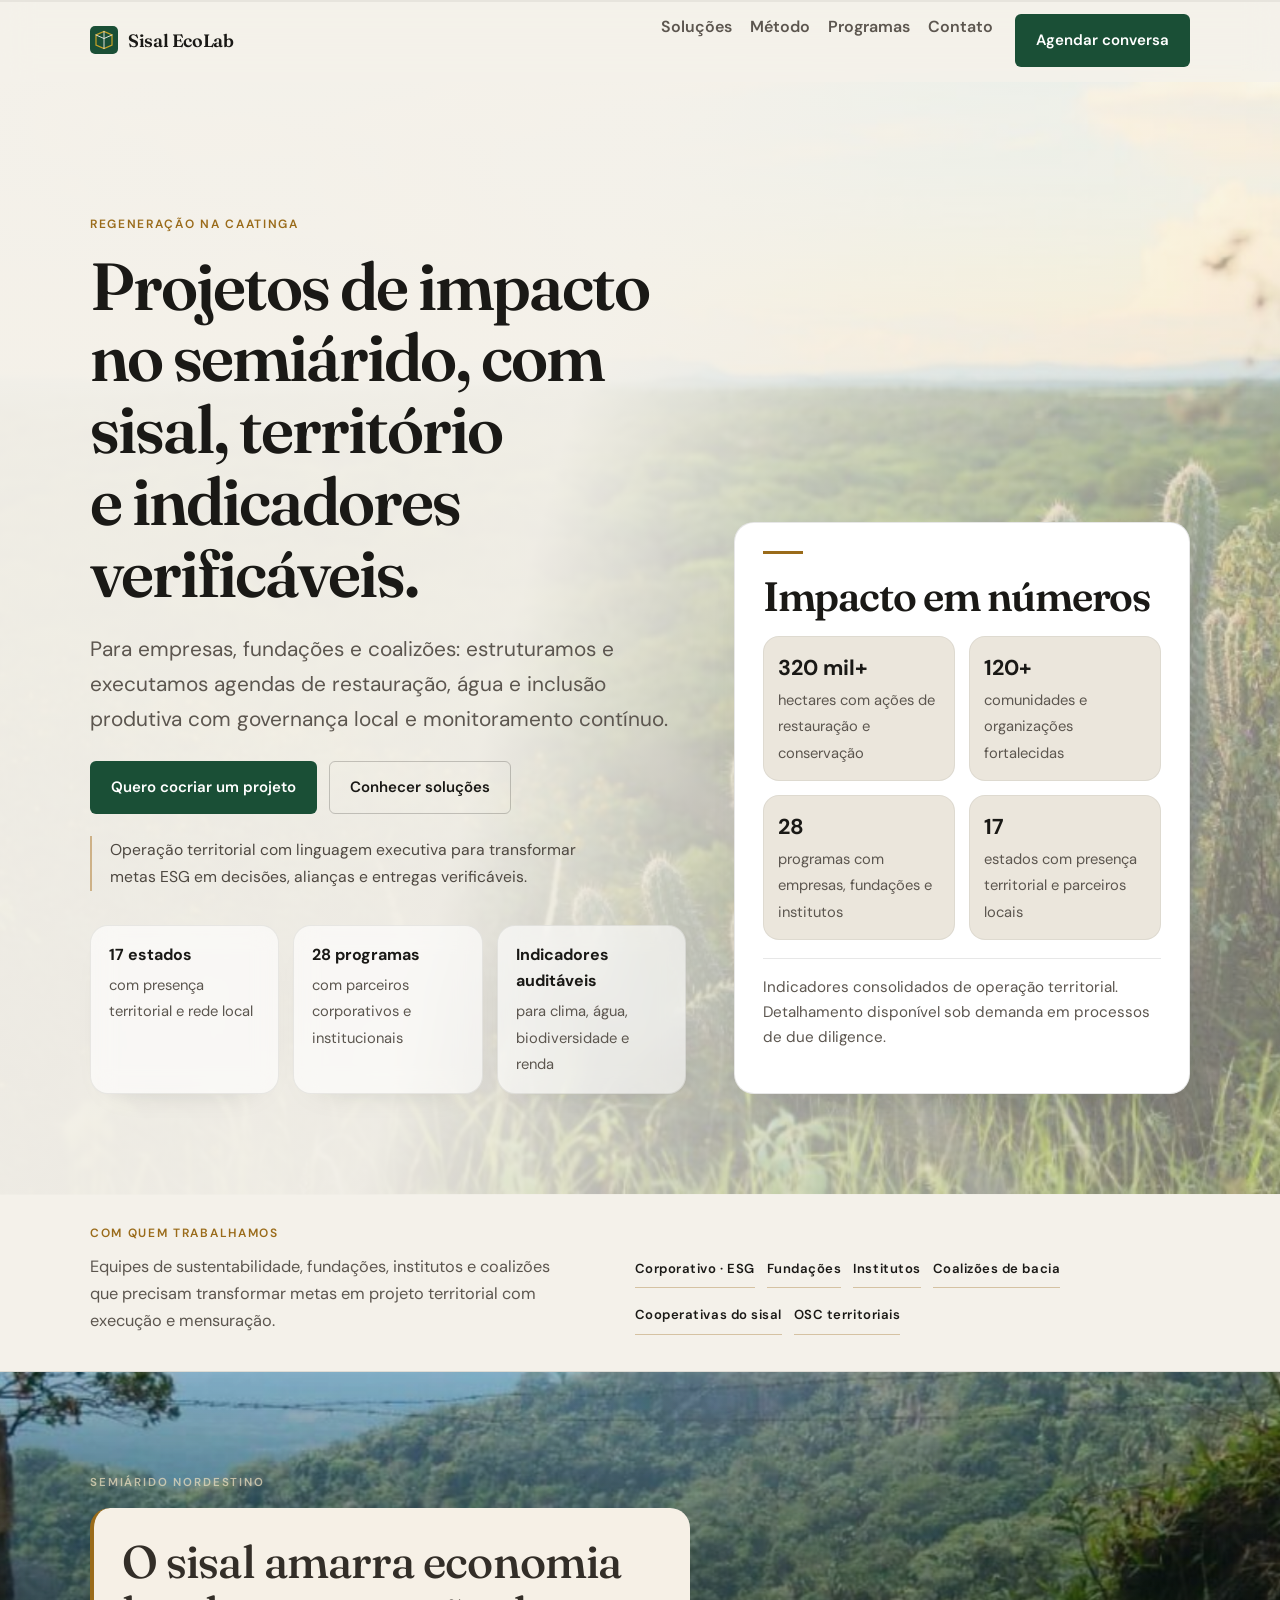
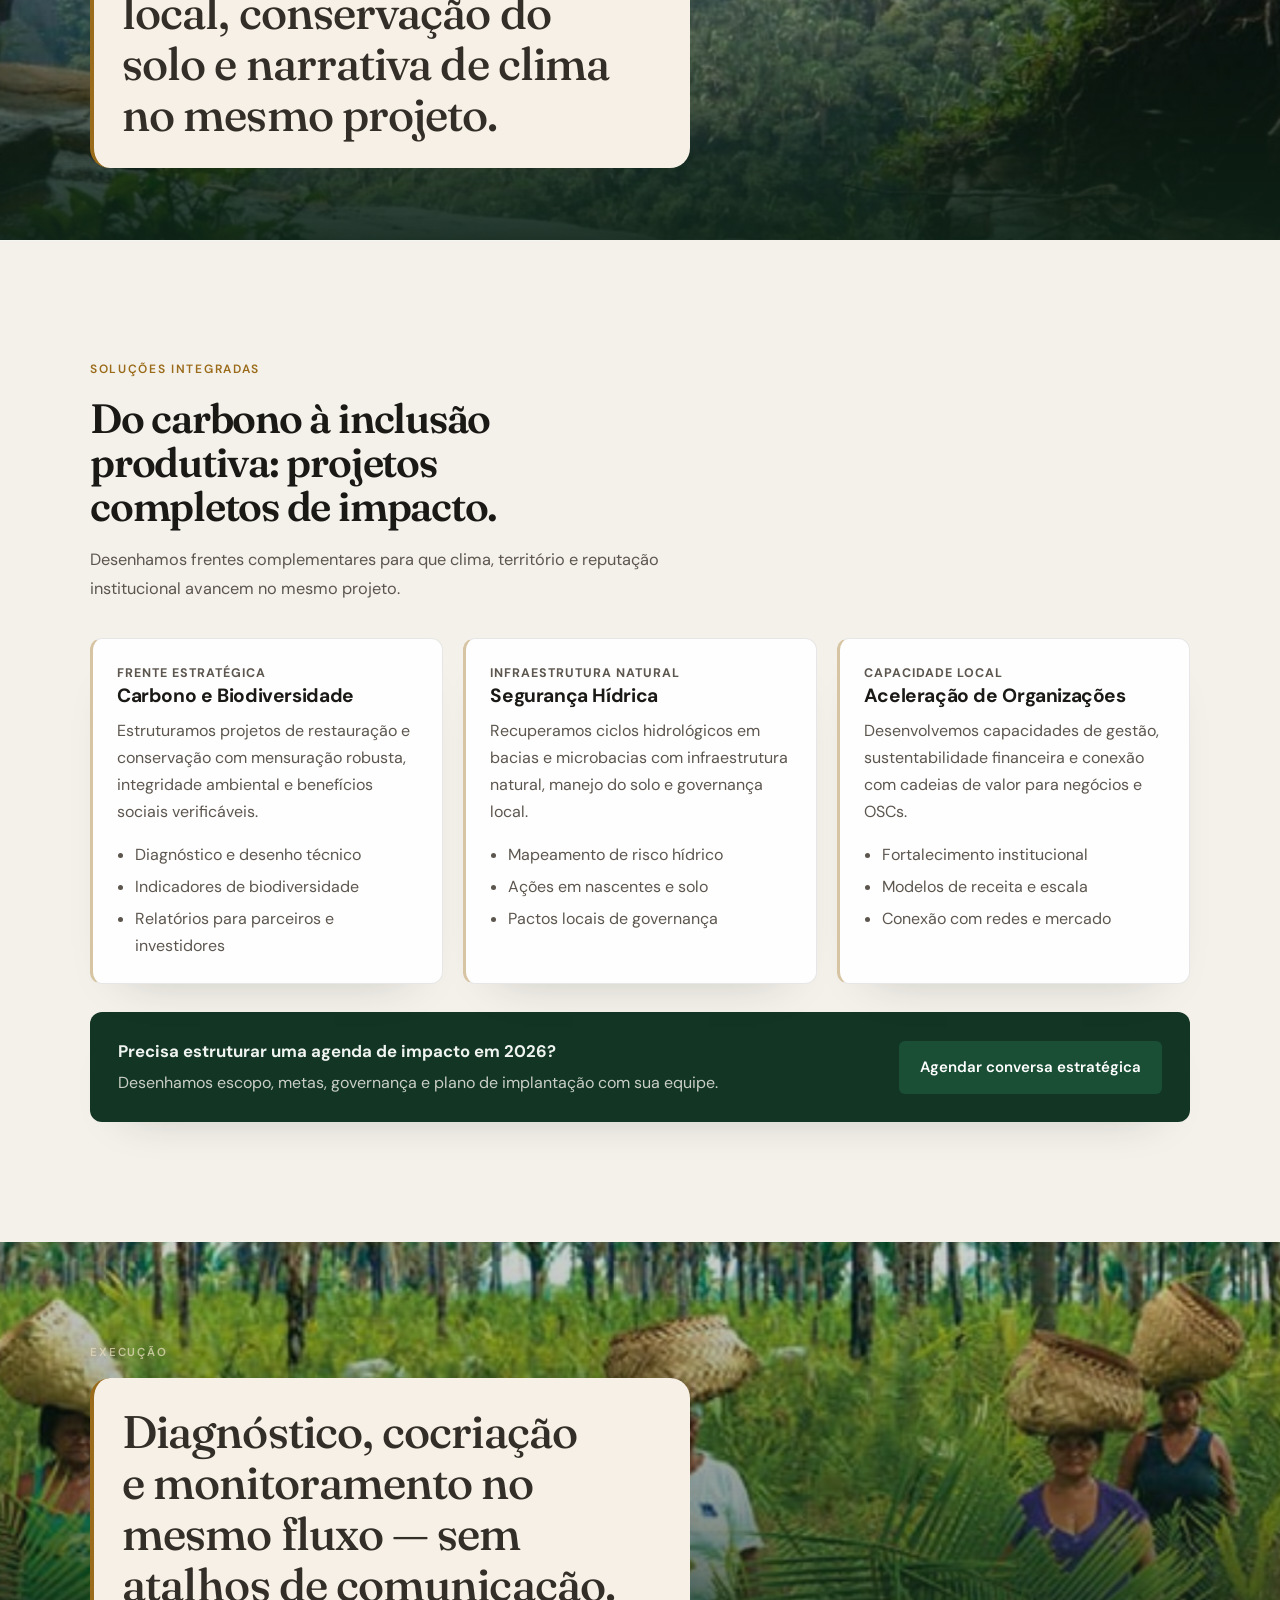
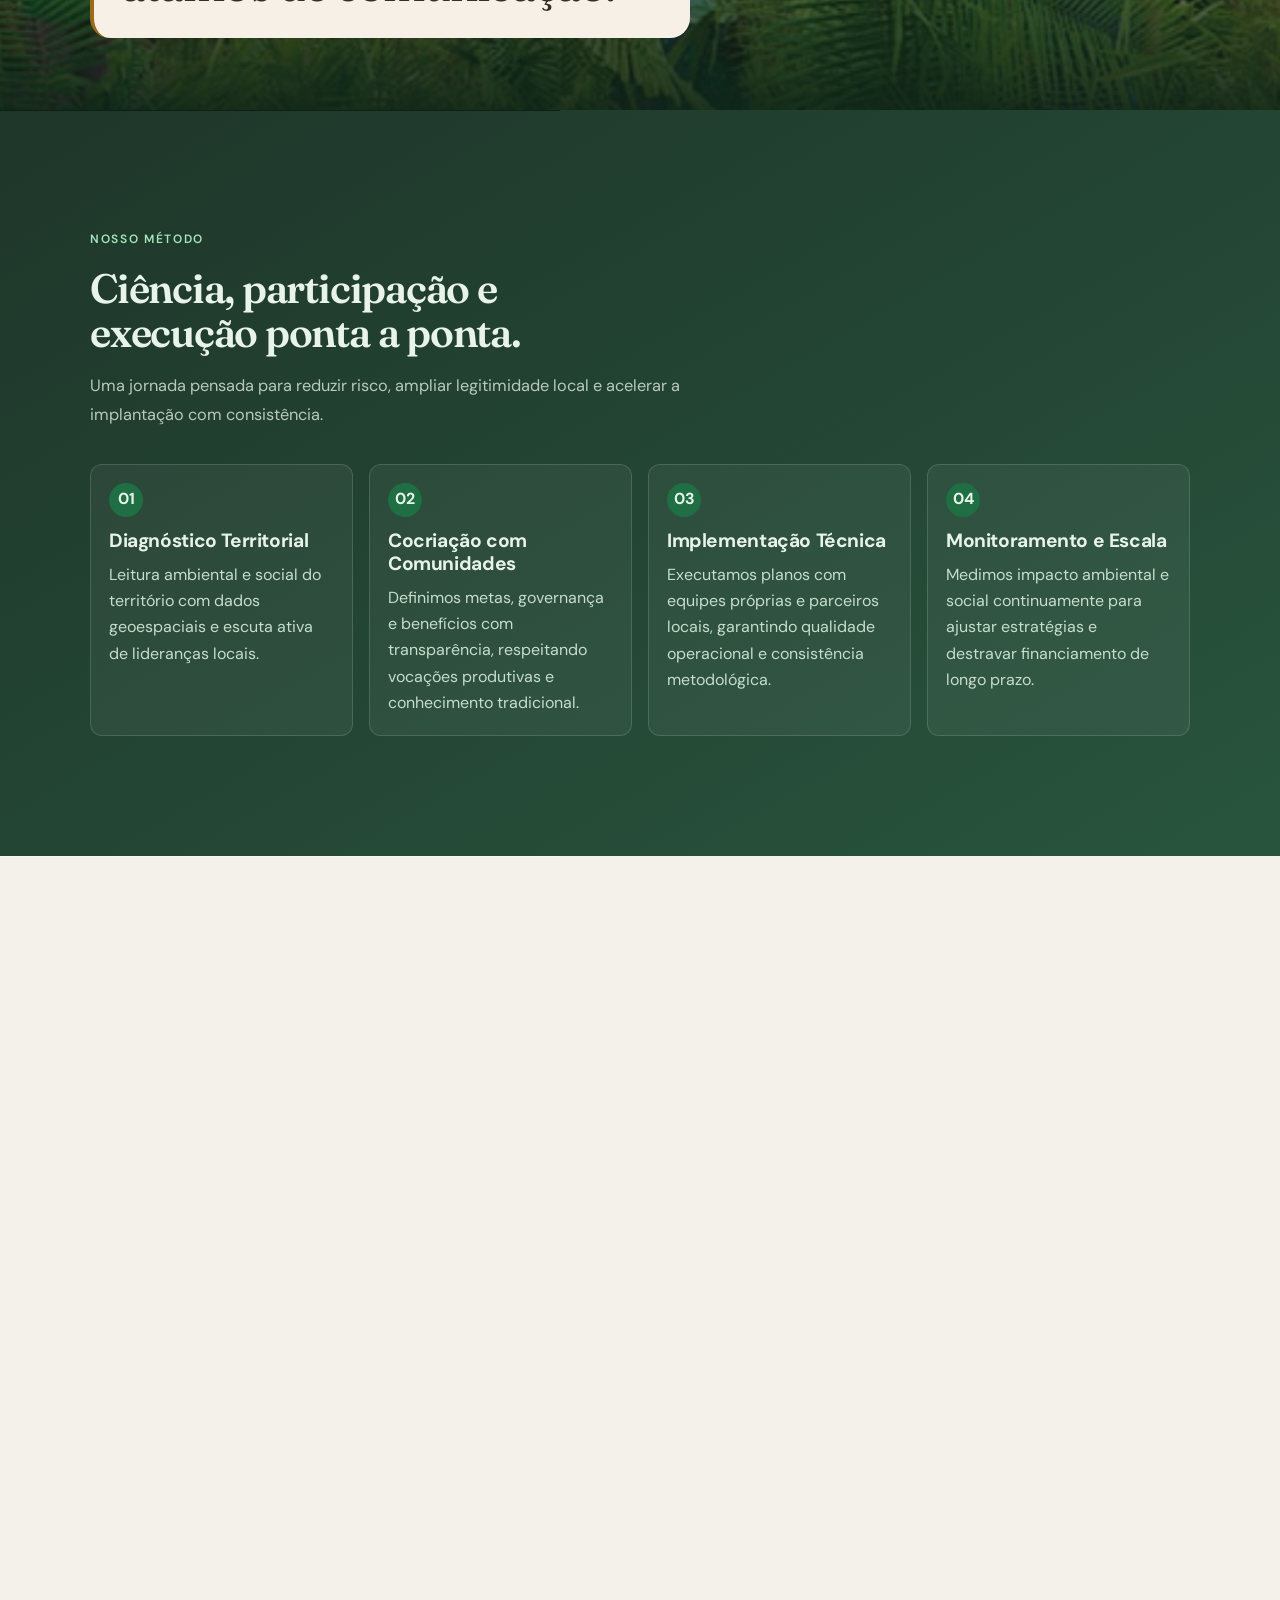
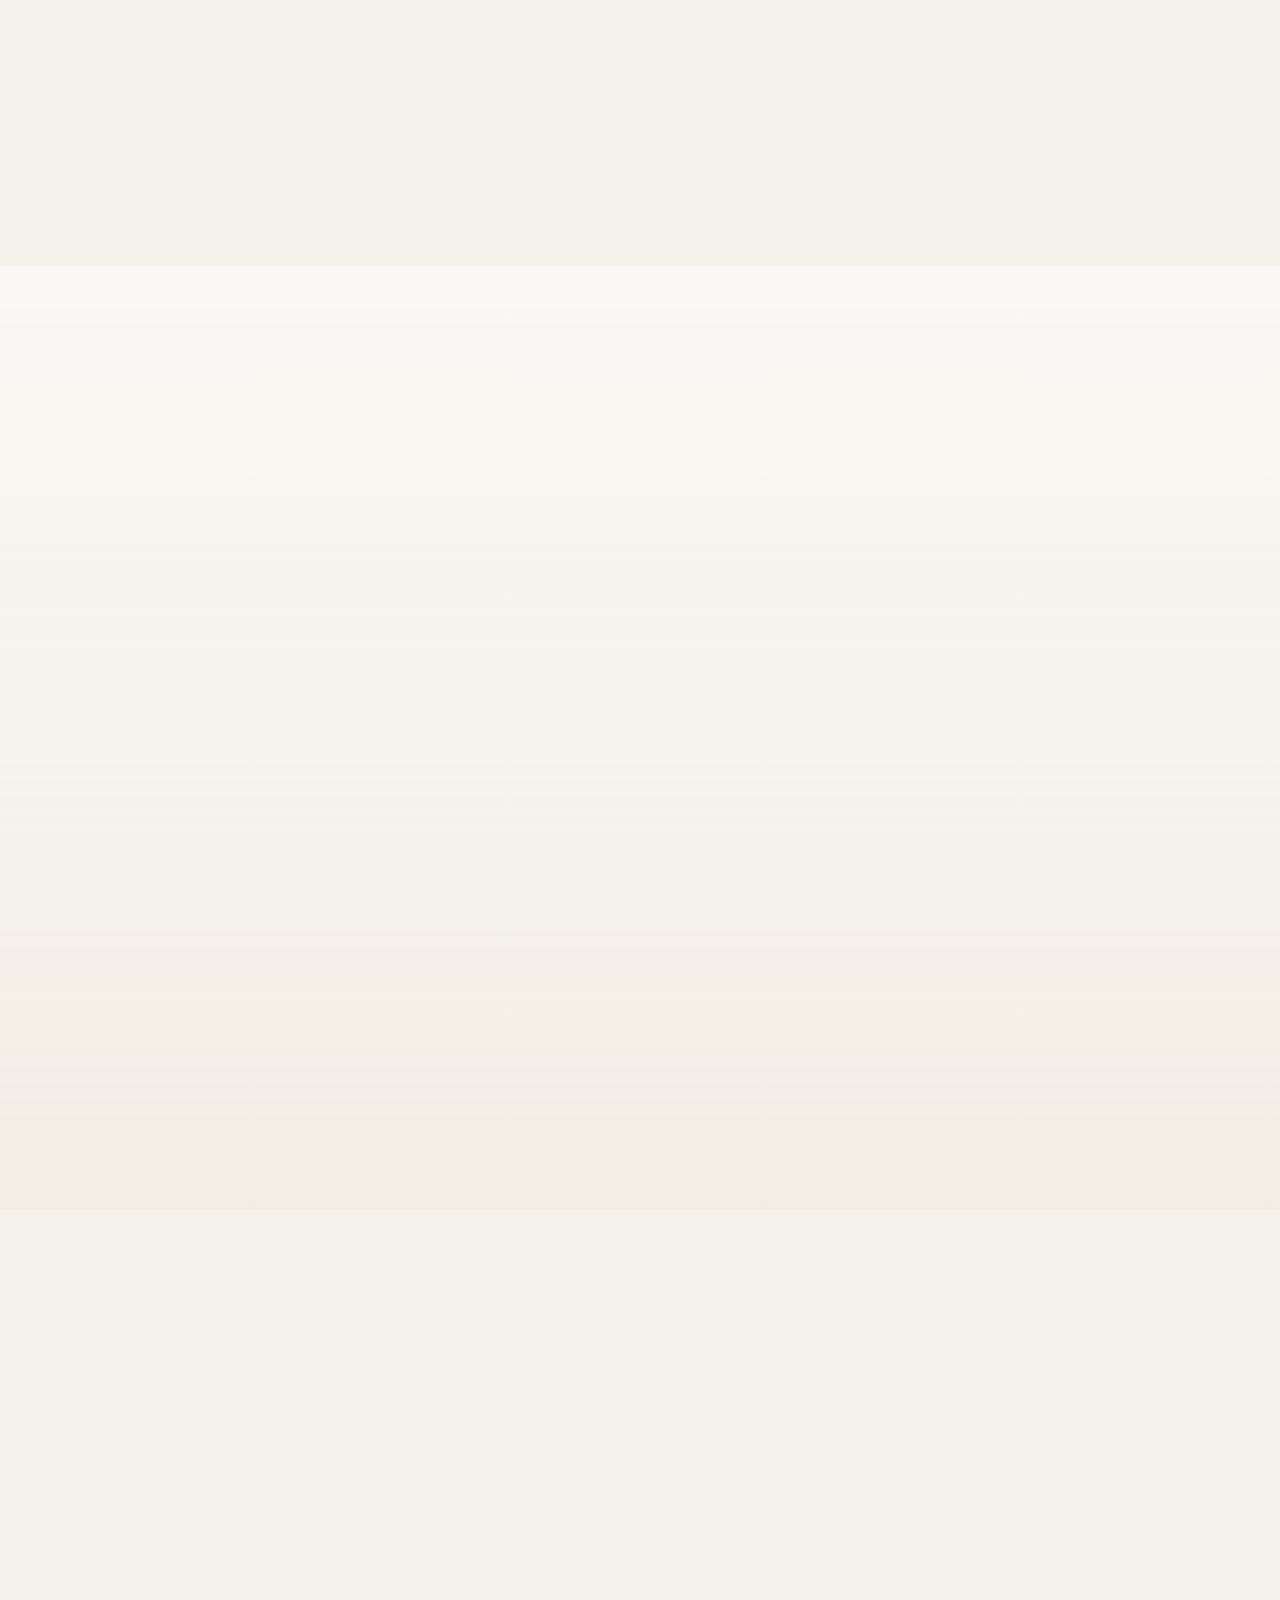
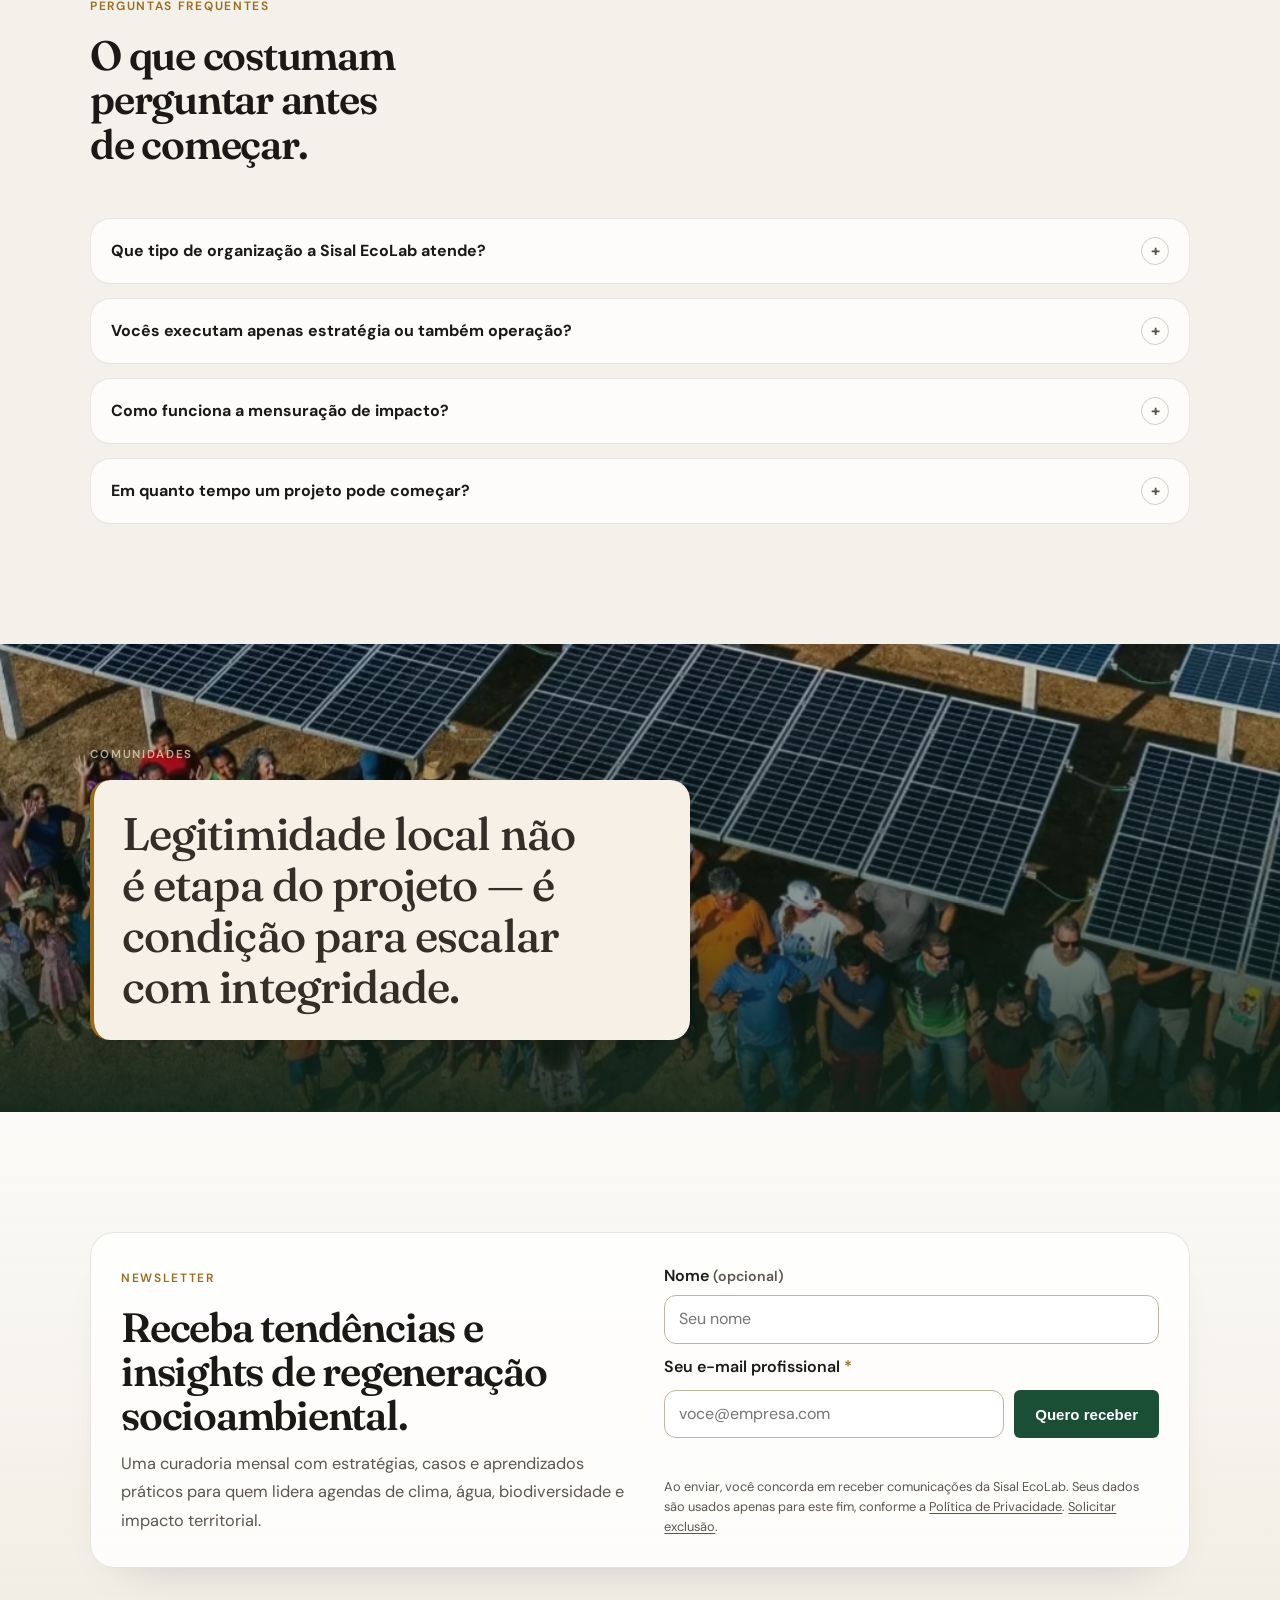
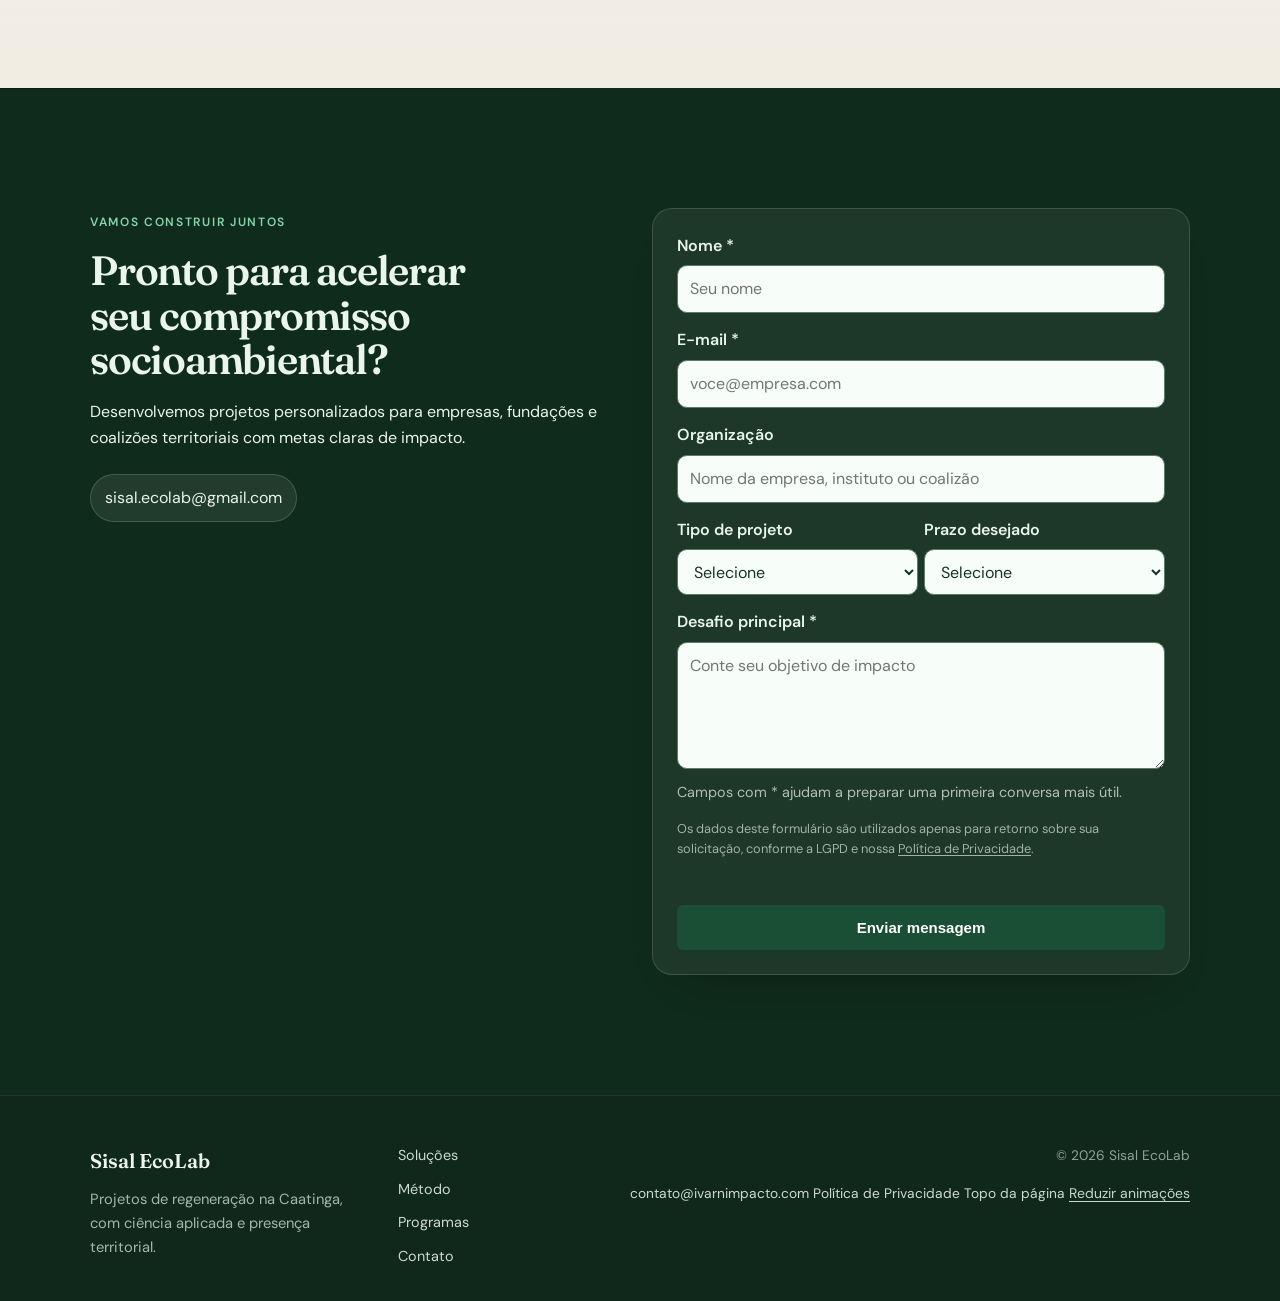
<file: index.html>
<!doctype html>
<html lang="pt-BR">
  <head>
    <meta charset="UTF-8" />
    <meta name="viewport" content="width=device-width, initial-scale=1.0" />
    <title>Sisal EcoLab | Regeneração com Comunidades</title>
    <meta
      name="description"
      content="Projetos de regeneração na Caatinga com sisal, território e indicadores verificáveis para empresas, fundações e coalizões."
    />
    <meta name="robots" content="index,follow,max-image-preview:large" />
    <meta name="theme-color" content="#123524" />
    <link rel="icon" href="assets/favicon.svg" type="image/svg+xml" />
    <link rel="apple-touch-icon" href="assets/favicon.svg" />
    <link rel="canonical" href="https://sisalecolab.com/" />
    <meta property="og:type" content="website" />
    <meta property="og:title" content="Sisal EcoLab | Regeneração com Comunidades" />
    <meta property="og:url" content="https://sisalecolab.com/" />
    <meta
      property="og:description"
      content="Projetos de regeneração na Caatinga com sisal, território e indicadores verificáveis para empresas, fundações e coalizões."
    />
    <meta
      property="og:image"
      content="https://sisalecolab.com/assets/images/imagem-01.jpeg"
    />
    <meta property="og:locale" content="pt_BR" />
    <meta name="twitter:card" content="summary_large_image" />
    <meta name="twitter:title" content="Sisal EcoLab | Regeneração com Comunidades" />
    <meta
      name="twitter:description"
      content="Projetos de regeneração na Caatinga com sisal, território e indicadores verificáveis para empresas, fundações e coalizões."
    />
    <meta name="twitter:image" content="https://sisalecolab.com/assets/images/imagem-01.jpeg" />
    <script type="application/ld+json">
      {
        "@context": "https://schema.org",
        "@type": "Organization",
        "name": "Sisal EcoLab",
        "url": "https://sisalecolab.com/",
        "description": "Projetos de regeneração na Caatinga com sisal, território e indicadores verificáveis para empresas, fundações e coalizões.",
        "email": "contato@ivarnimpacto.com",
        "logo": "https://sisalecolab.com/assets/logo-mark.svg",
        "areaServed": "BR",
        "sameAs": []
      }
    </script>
    <link rel="preconnect" href="https://fonts.googleapis.com" />
    <link rel="preconnect" href="https://fonts.gstatic.com" crossorigin />
    <link
      href="https://fonts.googleapis.com/css2?family=DM+Sans:ital,opsz,wght@0,9..40,400;0,9..40,500;0,9..40,600;0,9..40,700&family=Fraunces:ital,opsz,wght@9..144,500;9..144,600;9..144,700&display=swap"
      rel="stylesheet"
    />
    <link rel="preload" as="image" href="assets/images/imagem-01.jpeg" />
    <link rel="stylesheet" href="styles.css" />
    <noscript>
      <style>
        .site-loader {
          display: none !important;
        }
      </style>
    </noscript>
  </head>
  <body class="no-js">
    <div class="site-loader" aria-live="polite" aria-busy="true" aria-label="Carregando site">
      <div class="site-loader__inner">
        <img class="site-loader__logo" src="assets/logo-mark.svg" alt="Sisal EcoLab" width="40" height="40" decoding="async" />
        <span class="site-loader__mark">Sisal EcoLab</span>
        <span class="site-loader__context">Caatinga · Nordeste</span>
        <div class="site-loader__track" role="progressbar" aria-valuemin="0" aria-valuemax="100" aria-valuenow="0">
          <span class="site-loader__fill"></span>
        </div>
      </div>
    </div>
    <a class="skip-link" href="#inicio">Pular para o conteúdo</a>
    <div class="scroll-progress" aria-hidden="true">
      <span class="scroll-progress-bar"></span>
    </div>

    <header class="site-header">
      <div class="container nav">
        <a class="logo" href="#inicio">
          <img class="logo__mark" src="assets/logo-mark.svg" alt="" width="28" height="28" decoding="async" aria-hidden="true" />
          <span class="logo__wordmark">Sisal EcoLab</span>
        </a>
        <button
          type="button"
          class="nav-toggle"
          aria-expanded="false"
          aria-controls="nav-primary"
          aria-label="Abrir menu de navegação"
        >
          <span class="nav-toggle__bar" aria-hidden="true"></span>
          <span class="nav-toggle__bar" aria-hidden="true"></span>
          <span class="nav-toggle__bar" aria-hidden="true"></span>
        </button>
        <nav id="nav-primary" class="primary-nav" aria-label="Principal">
          <a href="#solucoes">Soluções</a>
          <a href="#metodo">Método</a>
          <a href="#programas">Programas</a>
          <a href="#contato">Contato</a>
          <a class="btn btn-nav" href="#contato">Agendar conversa</a>
        </nav>
      </div>
    </header>

    <main id="conteudo" class="site-main scroll-scene">
      <section id="inicio" class="hero">
        <div class="hero__veil" aria-hidden="true"></div>
        <div class="container hero-grid">
          <div class="hero-copy reveal">
            <p class="eyebrow">Regeneração na Caatinga</p>
            <h1>Projetos de impacto no semiárido, com sisal, território e indicadores verificáveis.</h1>
            <p class="lead">
              Para empresas, fundações e coalizões: estruturamos e executamos agendas de
              restauração, água e inclusão produtiva com governança local e monitoramento contínuo.
            </p>
            <div class="hero-cta">
              <a class="btn btn-primary" href="#contato">Quero cocriar um projeto</a>
              <a class="btn btn-secondary" href="#solucoes">Conhecer soluções</a>
            </div>
            <div class="hero-editorial-note">
              Operação territorial com linguagem executiva para transformar metas
              ESG em decisões, alianças e entregas verificáveis.
            </div>
            <div class="hero-proof">
              <div>
                <strong>17 estados</strong>
                <span>com presença territorial e rede local</span>
              </div>
              <div>
                <strong>28 programas</strong>
                <span>com parceiros corporativos e institucionais</span>
              </div>
              <div>
                <strong>Indicadores auditáveis</strong>
                <span>para clima, água, biodiversidade e renda</span>
              </div>
            </div>
          </div>
          <aside class="hero-card reveal">
            <div class="hero-card-accent" aria-hidden="true"></div>
            <h2>Impacto em números</h2>
            <div class="stats-grid">
              <article>
                <strong data-countup="320">320 mil+</strong>
                <span>hectares com ações de restauração e conservação</span>
              </article>
              <article>
                <strong data-countup="120">120+</strong>
                <span>comunidades e organizações fortalecidas</span>
              </article>
              <article>
                <strong data-countup="28">28</strong>
                <span>programas com empresas, fundações e institutos</span>
              </article>
              <article>
                <strong data-countup="17">17</strong>
                <span>estados com presença territorial e parceiros locais</span>
              </article>
            </div>
            <p class="hero-card-note">
              Indicadores consolidados de operação territorial. Detalhamento disponível sob demanda em
              processos de due diligence.
            </p>
          </aside>
        </div>
      </section>

      <section class="trust reveal" aria-label="Áreas de atuação">
        <div class="container trust-inner">
          <div class="trust-copy">
            <p class="eyebrow">Com quem trabalhamos</p>
            <p class="trust-label">
              Equipes de sustentabilidade, fundações, institutos e coalizões que precisam
              transformar metas em projeto territorial com execução e mensuração.
            </p>
          </div>
          <ul class="trust-tags">
            <li>Corporativo · ESG</li>
            <li>Fundações</li>
            <li>Institutos</li>
            <li>Coalizões de bacia</li>
            <li>Cooperativas do sisal</li>
            <li>OSC territoriais</li>
          </ul>
        </div>
      </section>

      <aside class="editorial-break editorial-break--caatinga reveal" aria-label="Território">
        <span class="sr-only">Paisagem da caatinga no semiárido nordestino</span>
        <div class="editorial-break__media" role="img" aria-hidden="true"></div>
        <div class="editorial-break__veil"></div>
        <div class="container editorial-break__copy">
          <p class="editorial-break__label">Semiárido nordestino</p>
          <blockquote>
            O sisal amarra economia local, conservação do solo e narrativa de clima no mesmo
            projeto.
          </blockquote>
        </div>
      </aside>

      <section id="solucoes" class="section section-image solucoes-bg reveal">
        <div class="container">
          <div class="section-heading">
            <p class="eyebrow">Soluções integradas</p>
            <h2>Do carbono à inclusão produtiva: projetos completos de impacto.</h2>
            <p class="section-intro">
              Desenhamos frentes complementares para que clima, território e
              reputação institucional avancem no mesmo projeto.
            </p>
          </div>
          <div class="cards">
            <article class="card reveal">
              <p class="card-eyebrow">Frente estratégica</p>
              <h3>Carbono e Biodiversidade</h3>
              <p>
                Estruturamos projetos de restauração e conservação com
                mensuração robusta, integridade ambiental e benefícios sociais
                verificáveis.
              </p>
              <ul class="card-list">
                <li>Diagnóstico e desenho técnico</li>
                <li>Indicadores de biodiversidade</li>
                <li>Relatórios para parceiros e investidores</li>
              </ul>
            </article>
            <article class="card reveal">
              <p class="card-eyebrow">Infraestrutura natural</p>
              <h3>Segurança Hídrica</h3>
              <p>
                Recuperamos ciclos hidrológicos em bacias e microbacias com
                infraestrutura natural, manejo do solo e governança local.
              </p>
              <ul class="card-list">
                <li>Mapeamento de risco hídrico</li>
                <li>Ações em nascentes e solo</li>
                <li>Pactos locais de governança</li>
              </ul>
            </article>
            <article class="card reveal">
              <p class="card-eyebrow">Capacidade local</p>
              <h3>Aceleração de Organizações</h3>
              <p>
                Desenvolvemos capacidades de gestão, sustentabilidade financeira
                e conexão com cadeias de valor para negócios e OSCs.
              </p>
              <ul class="card-list">
                <li>Fortalecimento institucional</li>
                <li>Modelos de receita e escala</li>
                <li>Conexão com redes e mercado</li>
              </ul>
            </article>
          </div>
          <div class="inline-cta reveal">
            <div>
              <strong>Precisa estruturar uma agenda de impacto em 2026?</strong>
              <p>Desenhamos escopo, metas, governança e plano de implantação com sua equipe.</p>
            </div>
            <a class="btn btn-primary" href="#contato">Agendar conversa estratégica</a>
          </div>
        </div>
      </section>

      <aside class="editorial-break editorial-break--field reveal" aria-label="Execução em campo">
        <span class="sr-only">Equipe em campo em projeto de restauração</span>
        <div class="editorial-break__media" role="img" aria-hidden="true"></div>
        <div class="editorial-break__veil"></div>
        <div class="container editorial-break__copy">
          <p class="editorial-break__label">Execução</p>
          <blockquote>Diagnóstico, cocriação e monitoramento no mesmo fluxo — sem atalhos de comunicação.</blockquote>
        </div>
      </aside>

      <section id="metodo" class="section section-dark section-image metodo-bg reveal">
        <div class="container">
          <div class="section-heading section-heading-dark">
            <p class="eyebrow">Nosso método</p>
            <h2>Ciência, participação e execução ponta a ponta.</h2>
            <p class="section-intro">
              Uma jornada pensada para reduzir risco, ampliar legitimidade local
              e acelerar a implantação com consistência.
            </p>
          </div>
          <div class="timeline">
            <article class="reveal">
              <span>01</span>
              <h3>Diagnóstico Territorial</h3>
              <p>
                Leitura ambiental e social do território com dados geoespaciais
                e escuta ativa de lideranças locais.
              </p>
            </article>
            <article class="reveal">
              <span>02</span>
              <h3>Cocriação com Comunidades</h3>
              <p>
                Definimos metas, governança e benefícios com transparência,
                respeitando vocações produtivas e conhecimento tradicional.
              </p>
            </article>
            <article class="reveal">
              <span>03</span>
              <h3>Implementação Técnica</h3>
              <p>
                Executamos planos com equipes próprias e parceiros locais,
                garantindo qualidade operacional e consistência metodológica.
              </p>
            </article>
            <article class="reveal">
              <span>04</span>
              <h3>Monitoramento e Escala</h3>
              <p>
                Medimos impacto ambiental e social continuamente para ajustar
                estratégias e destravar financiamento de longo prazo.
              </p>
            </article>
          </div>
        </div>
      </section>

      <section id="programas" class="section section-image programas-bg reveal">
        <div class="container">
          <div class="section-heading">
            <p class="eyebrow">Programas em destaque</p>
            <h2>Casos que combinam regeneração ecológica com desenvolvimento local.</h2>
            <p class="section-intro">
              Exemplos de programas em que o desenho técnico se converte em
              resultado concreto para ecossistemas e comunidades.
            </p>
          </div>
          <div class="showcase">
            <article class="case-card reveal">
              <header class="case-card__head">
                <span class="badge">Bahia · Semiárido</span>
                <h3>Bacias Resilientes</h3>
              </header>
              <p class="case-card__context">
                Coalizão para recuperar nascentes e ciclos hídricos em microbacias com
                pactos locais de governança e monitoramento georreferenciado.
              </p>
              <ul class="case-card__results">
                <li>48 nascentes priorizadas com plano de intervenção</li>
                <li>Rotina de indicadores para parceiros institucionais</li>
              </ul>
              <p class="case-card__meta">Foco: segurança hídrica e restauração</p>
            </article>
            <article class="case-card reveal">
              <header class="case-card__head">
                <span class="badge">Nordeste · Sisal</span>
                <h3>Rede de Negócios Regenerativos</h3>
              </header>
              <p class="case-card__context">
                Jornada de fortalecimento para cooperativas e empreendimentos ancorados na
                fibra de sisal e práticas regenerativas na caatinga.
              </p>
              <ul class="case-card__results">
                <li>63 negócios com plano de gestão e acesso a mercado</li>
                <li>Articulação com cadeias locais e compradores institucionais</li>
              </ul>
              <p class="case-card__meta">Foco: inclusão produtiva e economia territorial</p>
            </article>
            <article class="case-card reveal">
              <header class="case-card__head">
                <span class="badge">Multiestado</span>
                <h3>Juventudes pelo Clima</h3>
              </header>
              <p class="case-card__context">
                Formação de lideranças jovens para gestão de projetos de impacto em
                territórios com vulnerabilidade climática.
              </p>
              <ul class="case-card__results">
                <li>1.200 jovens em trilhas de formação e protagonismo</li>
                <li>Projetos comunitários cocriados e acompanhados</li>
              </ul>
              <p class="case-card__meta">Foco: capital humano e mobilização local</p>
            </article>
          </div>
        </div>
      </section>

      <section class="section results reveal">
        <div class="container">
          <div class="section-heading">
            <p class="eyebrow">Resultados e credibilidade</p>
            <h2>Clareza estratégica para quem precisa justificar impacto com seriedade.</h2>
          </div>
          <div class="results-grid">
            <article class="result-card reveal">
              <h3>Como operamos</h3>
              <p>Unimos leitura territorial, governança local, execução técnica e monitoramento contínuo.</p>
            </article>
            <article class="result-card reveal">
              <h3>O que entregamos</h3>
              <p>Escopo, indicadores, plano de implantação, cadeia de parceiros e relatórios acionáveis para tomada de decisão.</p>
            </article>
            <article class="result-card reveal">
              <h3>Por que isso funciona</h3>
              <p>Porque combinamos ciência aplicada com capacidade de execução em campo e visão de longo prazo.</p>
            </article>
          </div>
          <figure class="testimonial reveal">
            <blockquote>
              <p>
                Em três meses saímos de um escopo difuso para um programa com metas,
                indicadores e governança territorial — pronto para prestação de contas interna.
              </p>
            </blockquote>
            <figcaption>
              <strong>Coordenação de sustentabilidade</strong>
              <span>Empresa do setor de bens de consumo · parceira desde 2024</span>
            </figcaption>
          </figure>
        </div>
      </section>

      <section class="section quote reveal">
        <div class="container">
          <blockquote>
            "Quando ciência encontra território, o impacto deixa de ser promessa
            e vira transformação mensurável para pessoas e natureza."
          </blockquote>
        </div>
      </section>

      <section class="section faq reveal">
        <div class="container">
          <div class="section-heading">
            <p class="eyebrow">Perguntas frequentes</p>
            <h2>O que costumam perguntar antes de começar.</h2>
          </div>
          <div class="faq-list">
            <details class="faq-item reveal">
              <summary>Que tipo de organização a Sisal EcoLab atende?</summary>
              <p>Empresas, fundações, institutos e coalizões que precisam estruturar ou operar projetos de impacto socioambiental com metas claras.</p>
            </details>
            <details class="faq-item reveal">
              <summary>Vocês executam apenas estratégia ou também operação?</summary>
              <p>Atuamos ponta a ponta: diagnóstico, desenho, governança, implantação, mobilização local e monitoramento de resultados.</p>
            </details>
            <details class="faq-item reveal">
              <summary>Como funciona a mensuração de impacto?</summary>
              <p>Definimos indicadores desde o início e construímos rotinas de monitoramento para clima, água, biodiversidade e impacto social.</p>
            </details>
            <details class="faq-item reveal">
              <summary>Em quanto tempo um projeto pode começar?</summary>
              <p>Projetos mais enxutos podem iniciar em poucas semanas. Programas territoriais maiores passam por uma fase inicial de desenho e alinhamento.</p>
            </details>
          </div>
        </div>
      </section>

      <aside class="editorial-break editorial-break--community reveal" aria-label="Comunidades">
        <span class="sr-only">Comunidades locais em atividade produtiva com sisal</span>
        <div class="editorial-break__media" role="img" aria-hidden="true"></div>
        <div class="editorial-break__veil"></div>
        <div class="container editorial-break__copy">
          <p class="editorial-break__label">Comunidades</p>
          <blockquote>
            Legitimidade local não é etapa do projeto — é condição para escalar com integridade.
          </blockquote>
        </div>
      </aside>

      <section class="section newsletter reveal" aria-label="Newsletter">
        <div class="container newsletter-wrap">
          <div class="newsletter-copy">
            <p class="eyebrow">Newsletter</p>
            <h2>Receba tendências e insights de regeneração socioambiental.</h2>
            <p class="section-intro">
              Uma curadoria mensal com estratégias, casos e aprendizados práticos
              para quem lidera agendas de clima, água, biodiversidade e impacto territorial.
            </p>
          </div>
          <form
            class="newsletter-form"
            action="https://formspree.io/f/mjgjjpgy"
            method="POST"
            novalidate
          >
            <input type="hidden" name="_subject" value="Newsletter — Sisal EcoLab" />
            <div class="hp-field" aria-hidden="true">
              <label for="newsletter-company">Empresa (não preencher)</label>
              <input
                id="newsletter-company"
                name="company"
                type="text"
                tabindex="-1"
                autocomplete="off"
              />
            </div>
            <div class="newsletter-name-field">
              <label for="newsletter-name">Nome <span class="optional-hint">(opcional)</span></label>
              <input
                id="newsletter-name"
                name="nome"
                type="text"
                autocomplete="name"
                placeholder="Seu nome"
              />
            </div>
            <label for="newsletter-email">
              Seu e-mail profissional <span class="required-mark" aria-hidden="true">*</span>
            </label>
            <div class="newsletter-field">
              <input
                id="newsletter-email"
                name="email"
                type="email"
                autocomplete="email"
                required
                placeholder="voce@empresa.com"
              />
              <button type="submit" class="btn btn-primary">Quero receber</button>
            </div>
            <p class="newsletter-status" role="status" aria-live="polite"></p>
            <p class="form-privacy">
              Ao enviar, você concorda em receber comunicações da Sisal EcoLab. Seus dados
              são usados apenas para este fim, conforme a
              <a href="privacidade.html">Política de Privacidade</a>.
              <a href="mailto:contato@ivarnimpacto.com">Solicitar exclusão</a>.
            </p>
          </form>
        </div>
      </section>

      <section id="contato" class="section cta section-image cta-bg reveal">
        <div class="container cta-grid">
          <div>
            <p class="eyebrow">Vamos construir juntos</p>
            <h2>Pronto para acelerar seu compromisso socioambiental?</h2>
            <p>
              Desenvolvemos projetos personalizados para empresas, fundações e
              coalizões territoriais com metas claras de impacto.
            </p>
            <div class="contact-options">
              <a href="mailto:sisal.ecolab@gmail.com">sisal.ecolab@gmail.com</a>
            </div>
          </div>
          <form
            id="contato-form"
            class="contact-form"
            aria-label="Contato"
            action="https://formspree.io/f/xqewwgpq"
            method="POST"
            novalidate
          >
            <input type="hidden" name="_subject" value="Contato — Sisal EcoLab (site)" />
            <div class="hp-field" aria-hidden="true">
              <label for="contact-company">Empresa (não preencher)</label>
              <input
                id="contact-company"
                name="company"
                type="text"
                tabindex="-1"
                autocomplete="off"
              />
            </div>
            <div class="field">
              <label for="contact-name">Nome <span aria-hidden="true">*</span></label>
              <input
                id="contact-name"
                name="name"
                type="text"
                autocomplete="name"
                required
                placeholder="Seu nome"
              />
            </div>
            <div class="field">
              <label for="contact-email">E-mail <span aria-hidden="true">*</span></label>
              <input
                id="contact-email"
                name="email"
                type="email"
                autocomplete="email"
                required
                placeholder="voce@empresa.com"
              />
            </div>
            <div class="field">
              <label for="contact-organization">Organização</label>
              <input
                id="contact-organization"
                name="organization"
                type="text"
                autocomplete="organization"
                placeholder="Nome da empresa, instituto ou coalizão"
              />
            </div>
            <div class="field field-split">
              <div>
                <label for="contact-project">Tipo de projeto</label>
                <select id="contact-project" name="projectType">
                  <option value="">Selecione</option>
                  <option>Carbono e biodiversidade</option>
                  <option>Segurança hídrica</option>
                  <option>Desenvolvimento territorial</option>
                  <option>Aceleração institucional</option>
                </select>
              </div>
              <div>
                <label for="contact-timeline">Prazo desejado</label>
                <select id="contact-timeline" name="timeline">
                  <option value="">Selecione</option>
                  <option>Imediato</option>
                  <option>30 a 60 dias</option>
                  <option>Próximo trimestre</option>
                  <option>Em planejamento</option>
                </select>
              </div>
            </div>
            <div class="field">
              <label for="contact-message">Desafio principal <span aria-hidden="true">*</span></label>
              <textarea
                id="contact-message"
                name="message"
                rows="4"
                required
                placeholder="Conte seu objetivo de impacto"
              ></textarea>
            </div>
            <p class="field-help">Campos com * ajudam a preparar uma primeira conversa mais útil.</p>
            <p class="form-privacy form-privacy--dark">
              Os dados deste formulário são utilizados apenas para retorno sobre sua solicitação,
              conforme a LGPD e nossa
              <a href="privacidade.html">Política de Privacidade</a>.
            </p>
            <p class="form-status" role="status" aria-live="polite"></p>
            <button type="submit" class="btn btn-primary">Enviar mensagem</button>
          </form>
        </div>
      </section>
    </main>

    <footer class="site-footer">
      <div class="container footer-grid">
        <div class="footer-brand">
          <p class="footer-logo">Sisal EcoLab</p>
          <p class="footer-tagline">Projetos de regeneração na Caatinga, com ciência aplicada e presença territorial.</p>
        </div>
        <nav class="footer-nav" aria-label="Rodapé">
          <a href="#solucoes">Soluções</a>
          <a href="#metodo">Método</a>
          <a href="#programas">Programas</a>
          <a href="#contato">Contato</a>
        </nav>
        <div class="footer-meta">
          <p>© 2026 Sisal EcoLab</p>
          <a href="mailto:contato@ivarnimpacto.com">contato@ivarnimpacto.com</a>
          <a href="privacidade.html">Política de Privacidade</a>
          <a href="#inicio">Topo da página</a>
          <button type="button" class="motion-toggle" data-motion-toggle aria-pressed="false">
            Reduzir animações
          </button>
        </div>
      </div>
    </footer>

    <script src="js/site-config.js"></script>
    <script src="script.js" defer></script>
  </body>
</html>
</file>
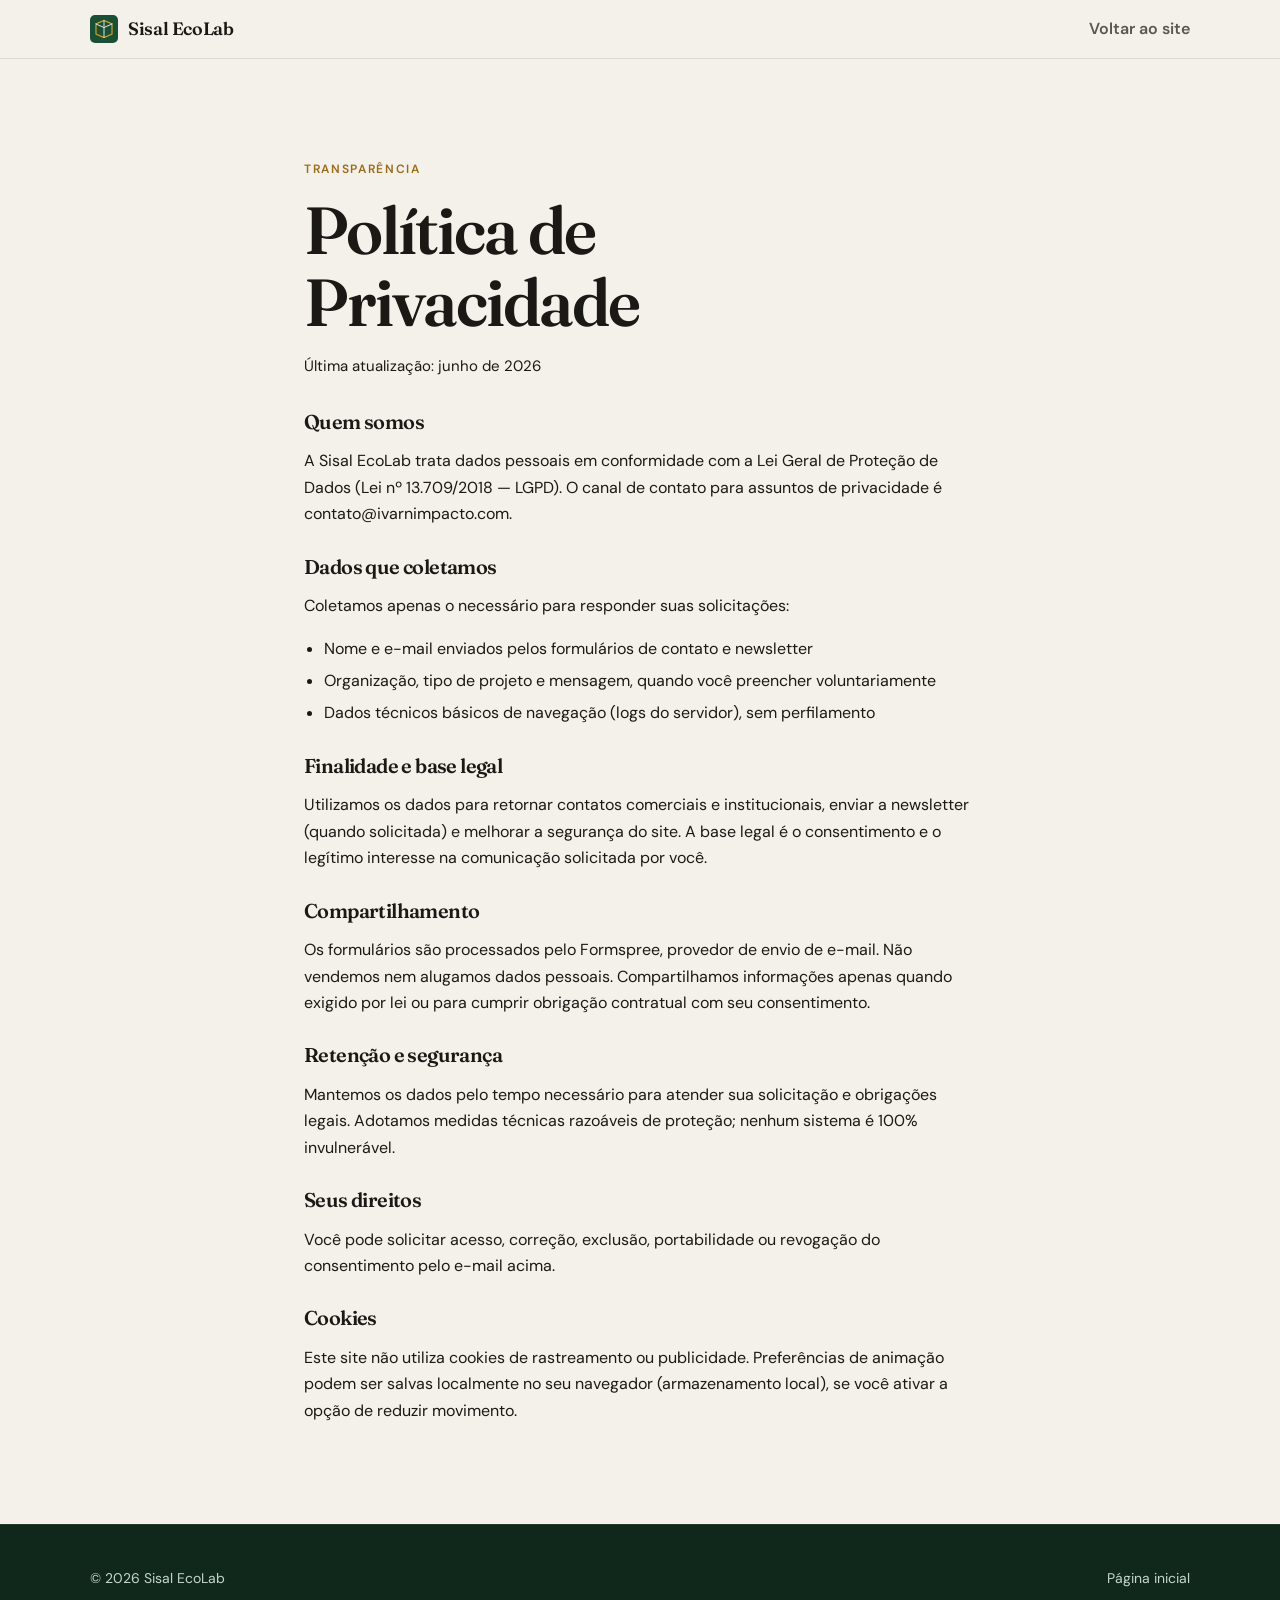
<file: privacidade.html>
<!doctype html>
<html lang="pt-BR">
  <head>
    <meta charset="UTF-8" />
    <meta name="viewport" content="width=device-width, initial-scale=1.0" />
    <title>Política de Privacidade | Sisal EcoLab</title>
    <meta name="robots" content="noindex,follow" />
    <link rel="icon" href="assets/favicon.svg" type="image/svg+xml" />
    <link rel="preconnect" href="https://fonts.googleapis.com" />
    <link rel="preconnect" href="https://fonts.gstatic.com" crossorigin />
    <link
      href="https://fonts.googleapis.com/css2?family=DM+Sans:ital,opsz,wght@0,9..40,400;0,9..40,500;0,9..40,600;0,9..40,700&family=Fraunces:ital,opsz,wght@9..144,500;9..144,600;9..144,700&display=swap"
      rel="stylesheet"
    />
    <link rel="stylesheet" href="styles.css" />
  </head>
  <body class="js-enabled is-loaded is-ready legal-page">
    <header class="site-header is-compact">
      <div class="container nav">
        <a class="logo" href="index.html">
          <img class="logo__mark" src="assets/logo-mark.svg" alt="" width="28" height="28" />
          <span class="logo__wordmark">Sisal EcoLab</span>
        </a>
        <nav class="primary-nav" aria-label="Principal">
          <a href="index.html">Voltar ao site</a>
        </nav>
      </div>
    </header>

    <main class="site-main legal-main">
      <div class="container legal-content">
        <p class="eyebrow">Transparência</p>
        <h1>Política de Privacidade</h1>
        <p class="legal-updated">Última atualização: junho de 2026</p>

        <section>
          <h2>Quem somos</h2>
          <p>
            A Sisal EcoLab trata dados pessoais em conformidade com a Lei Geral de Proteção de Dados
            (Lei nº 13.709/2018 — LGPD). O canal de contato para assuntos de privacidade é
            <a href="mailto:contato@ivarnimpacto.com">contato@ivarnimpacto.com</a>.
          </p>
        </section>

        <section>
          <h2>Dados que coletamos</h2>
          <p>Coletamos apenas o necessário para responder suas solicitações:</p>
          <ul>
            <li>Nome e e-mail enviados pelos formulários de contato e newsletter</li>
            <li>Organização, tipo de projeto e mensagem, quando você preencher voluntariamente</li>
            <li>Dados técnicos básicos de navegação (logs do servidor), sem perfilamento</li>
          </ul>
        </section>

        <section>
          <h2>Finalidade e base legal</h2>
          <p>
            Utilizamos os dados para retornar contatos comerciais e institucionais, enviar a newsletter
            (quando solicitada) e melhorar a segurança do site. A base legal é o consentimento e o
            legítimo interesse na comunicação solicitada por você.
          </p>
        </section>

        <section>
          <h2>Compartilhamento</h2>
          <p>
            Os formulários são processados pelo Formspree, provedor de envio de e-mail. Não vendemos nem
            alugamos dados pessoais. Compartilhamos informações apenas quando exigido por lei ou para
            cumprir obrigação contratual com seu consentimento.
          </p>
        </section>

        <section>
          <h2>Retenção e segurança</h2>
          <p>
            Mantemos os dados pelo tempo necessário para atender sua solicitação e obrigações legais.
            Adotamos medidas técnicas razoáveis de proteção; nenhum sistema é 100% invulnerável.
          </p>
        </section>

        <section>
          <h2>Seus direitos</h2>
          <p>Você pode solicitar acesso, correção, exclusão, portabilidade ou revogação do consentimento pelo e-mail acima.</p>
        </section>

        <section>
          <h2>Cookies</h2>
          <p>
            Este site não utiliza cookies de rastreamento ou publicidade. Preferências de animação podem
            ser salvas localmente no seu navegador (armazenamento local), se você ativar a opção de
            reduzir movimento.
          </p>
        </section>
      </div>
    </main>

    <footer class="site-footer">
      <div class="container footer-content-simple">
        <p>© 2026 Sisal EcoLab</p>
        <a href="index.html">Página inicial</a>
      </div>
    </footer>
  </body>
</html>
</file>
<file: styles.css>
:root {
  --bg: #f4f1ea;
  --surface: #ffffff;
  --surface-2: #ebe6dc;
  --text: #1a1916;
  --muted: #5c564f;
  --primary: #1a4f36;
  --primary-2: #123524;
  --accent: #9a6b1a;
  --ring: rgba(26, 79, 54, 0.22);
  --card-shadow: 0 24px 48px -36px rgba(18, 32, 24, 0.28);
  --border-soft: rgba(26, 25, 22, 0.1);
  --section-space: clamp(80px, 10vw, 120px);
  --font-sans: "DM Sans", system-ui, sans-serif;
  --font-display: "Fraunces", "Iowan Old Style", "Palatino Linotype", serif;
  --ease-out: cubic-bezier(0.22, 1, 0.36, 1);
  --radius-sm: 6px;
  --radius-md: 12px;
  --radius-lg: 20px;
}

* {
  box-sizing: border-box;
}

html,
body {
  margin: 0;
  padding: 0;
  font-family: var(--font-sans);
  background: var(--bg);
  color: var(--text);
}

html {
  scroll-behavior: smooth;
}

body {
  position: relative;
  line-height: 1.65;
  -webkit-font-smoothing: antialiased;
}

body.has-scroll-3d .site-main {
  perspective: 1400px;
  perspective-origin: 50% 40%;
}

body.has-scroll-3d .scroll-scene {
  transform-style: preserve-3d;
}

.site-loader {
  position: fixed;
  inset: 0;
  z-index: 10040;
  display: grid;
  place-items: center;
  background: #0f2418;
  transition: opacity 0.5s var(--ease-out), visibility 0.5s ease;
  animation: loaderHideFallback 2.6s var(--ease-out) forwards;
}

.site-loader.is-done,
body.is-loaded .site-loader {
  opacity: 0;
  visibility: hidden;
  pointer-events: none;
  display: none !important;
  animation: none;
}

@keyframes loaderHideFallback {
  0%,
  78% {
    opacity: 1;
    visibility: visible;
  }
  100% {
    opacity: 0;
    visibility: hidden;
    pointer-events: none;
  }
}

.site-loader__logo {
  display: block;
  margin: 0 auto 16px;
}

.site-loader__inner {
  width: min(280px, 78vw);
  text-align: center;
  color: #e8efe9;
}

.site-loader__mark {
  display: block;
  font-family: var(--font-display);
  font-size: clamp(1.35rem, 4vw, 1.75rem);
  font-weight: 600;
  letter-spacing: -0.02em;
}

.site-loader__context {
  display: block;
  margin-top: 8px;
  font-size: 0.72rem;
  font-weight: 600;
  letter-spacing: 0.16em;
  text-transform: uppercase;
  color: rgba(232, 239, 233, 0.55);
}

.site-loader__track {
  margin-top: 28px;
  height: 2px;
  background: rgba(255, 255, 255, 0.14);
  overflow: hidden;
}

.site-loader__fill {
  display: block;
  width: 0%;
  height: 100%;
  background: #c9a227;
  transition: width 0.2s ease;
}

.site-main {
  opacity: 1;
  transform: none;
}

body.is-ready .site-main {
  animation: pageEnter 0.75s var(--ease-out) both;
}

@keyframes pageEnter {
  from {
    opacity: 0.4;
    transform: translateY(8px);
  }
  to {
    opacity: 1;
    transform: translateY(0);
  }
}

body.is-loaded .reveal,
body.is-loaded .js-enabled .reveal {
  opacity: 1;
  transform: translateY(0);
  clip-path: none;
}

a {
  color: inherit;
  text-decoration: none;
}

a:focus-visible,
button:focus-visible,
.btn:focus-visible {
  outline: 2px solid var(--primary);
  outline-offset: 3px;
}

.skip-link {
  position: fixed;
  top: -120px;
  left: 16px;
  z-index: 10050;
  padding: 12px 16px;
  background: var(--primary);
  color: #fff;
  font-weight: 700;
  border-radius: 10px;
  white-space: nowrap;
  box-shadow: 0 10px 28px rgba(0, 0, 0, 0.22);
  transition: top 0.22s ease;
}

.skip-link:focus,
.skip-link:focus-visible {
  top: calc(8px + env(safe-area-inset-top, 0px));
  outline: 2px solid #fff;
  outline-offset: 2px;
}

.container {
  width: min(1100px, 92%);
  margin: 0 auto;
}

.site-header {
  position: sticky;
  top: 0;
  z-index: 20;
  background: rgba(244, 241, 234, 0.72);
  backdrop-filter: blur(16px) saturate(1.1);
  border-bottom: 1px solid transparent;
  transition:
    background 0.35s var(--ease-out),
    border-color 0.35s var(--ease-out),
    box-shadow 0.35s var(--ease-out);
}

.site-header.is-compact {
  background: rgba(244, 241, 234, 0.94);
  border-color: var(--border-soft);
  box-shadow: 0 12px 40px -28px rgba(18, 32, 24, 0.18);
}

.scroll-progress {
  position: fixed;
  top: 0;
  left: 0;
  width: 100%;
  height: 2px;
  z-index: 40;
  background: rgba(26, 25, 22, 0.06);
}

header,
main,
footer {
  position: relative;
  z-index: 1;
}

.scroll-progress-bar {
  display: block;
  width: 0;
  height: 100%;
  background: var(--primary);
  transition: width 0.12s linear;
}

.nav {
  display: flex;
  flex-wrap: wrap;
  justify-content: space-between;
  align-items: center;
  padding: 14px 0;
  gap: 12px 20px;
}

.logo {
  display: inline-flex;
  align-items: center;
  gap: 10px;
  font-family: var(--font-display);
  font-weight: 600;
  letter-spacing: -0.02em;
  font-size: 1.12rem;
}

.logo__mark {
  flex-shrink: 0;
}

.logo__wordmark {
  display: inline-block;
}

.btn-nav {
  margin-left: 4px;
  padding: 10px 16px;
  font-size: 0.88rem;
  border-radius: var(--radius-sm);
  background: var(--primary);
  color: #fff;
  font-weight: 600;
  border: 1px solid var(--primary);
  transition: background 0.2s ease, color 0.2s ease;
}

.btn-nav:hover {
  background: var(--primary-2);
  border-color: var(--primary-2);
}

.nav-toggle {
  display: none;
  flex-direction: column;
  justify-content: center;
  gap: 5px;
  width: 44px;
  height: 44px;
  padding: 0;
  border: 1px solid #c5d9c9;
  border-radius: 10px;
  background: rgba(255, 255, 255, 0.65);
  cursor: pointer;
  transition: background 0.2s ease, border-color 0.2s ease;
}

.nav-toggle:hover {
  background: #fff;
  border-color: #a8c4ae;
}

.nav-toggle__bar {
  display: block;
  width: 20px;
  height: 2px;
  margin: 0 auto;
  background: var(--text);
  border-radius: 1px;
  transition: transform 0.25s ease, opacity 0.2s ease;
}

.nav-toggle[aria-expanded="true"] .nav-toggle__bar:nth-child(1) {
  transform: translateY(7px) rotate(45deg);
}

.nav-toggle[aria-expanded="true"] .nav-toggle__bar:nth-child(2) {
  opacity: 0;
}

.nav-toggle[aria-expanded="true"] .nav-toggle__bar:nth-child(3) {
  transform: translateY(-7px) rotate(-45deg);
}

.primary-nav {
  display: flex;
  gap: 18px;
  font-weight: 600;
  color: var(--muted);
}

.primary-nav a {
  position: relative;
  transition: color 0.25s ease;
}

.primary-nav a::after {
  content: "";
  position: absolute;
  bottom: -4px;
  left: 0;
  width: 100%;
  height: 2px;
  background: var(--primary);
  transform: scaleX(0);
  transform-origin: left;
  transition: transform 0.25s ease;
}

.primary-nav a:hover {
  color: #1e5f3d;
}

.primary-nav a:hover::after {
  transform: scaleX(1);
}

.primary-nav a.is-active {
  color: var(--text);
  font-weight: 700;
}

.primary-nav a.is-active::after {
  transform: scaleX(1);
}

.hero {
  padding: clamp(88px, 12vw, 128px) 0 clamp(64px, 8vw, 88px);
  position: relative;
  overflow: visible;
  background: var(--bg);
}

.hero__veil {
  position: absolute;
  inset: 0;
  overflow: hidden;
  background:
    linear-gradient(105deg, rgba(244, 241, 234, 0.97) 42%, rgba(244, 241, 234, 0.72) 58%, rgba(244, 241, 234, 0.35) 100%),
    url("assets/images/imagem-01.jpeg") center / cover no-repeat;
  transform: scale(1.02);
  transition: transform 1.2s var(--ease-out);
}

body.is-revealed .hero__veil {
  transform: scale(1);
}

.hero-grid {
  position: relative;
  z-index: 1;
  display: grid;
  grid-template-columns: minmax(0, 1.15fr) minmax(300px, 0.88fr);
  gap: clamp(28px, 5vw, 48px);
  align-items: end;
}

.hero-copy {
  position: relative;
}

.eyebrow {
  display: inline-block;
  margin: 0 0 16px;
  color: var(--accent);
  font-weight: 600;
  font-size: 0.75rem;
  text-transform: uppercase;
  letter-spacing: 0.14em;
}

h1,
h2 {
  font-family: var(--font-display);
  font-weight: 600;
  line-height: 1.08;
  margin: 0;
  letter-spacing: -0.03em;
}

h3 {
  line-height: 1.2;
  margin: 0;
  letter-spacing: -0.02em;
}

h1 {
  max-width: 14ch;
  font-size: clamp(2.35rem, 5.2vw, 4.25rem);
  margin-bottom: 20px;
  text-wrap: balance;
}

h2 {
  max-width: 18ch;
  font-size: clamp(1.75rem, 3.2vw, 2.75rem);
  margin-bottom: 18px;
  text-wrap: balance;
}

h3 {
  font-size: 1.2rem;
  margin-bottom: 10px;
  letter-spacing: -0.02em;
}

.lead {
  font-size: clamp(1.08rem, 1.7vw, 1.3rem);
  color: var(--muted);
  max-width: 52ch;
  line-height: 1.7;
}

.hero-editorial-note {
  margin-top: 22px;
  padding-left: 18px;
  max-width: 48ch;
  border-left: 2px solid rgba(161, 98, 7, 0.42);
  color: #4e4841;
  font-size: 0.98rem;
  line-height: 1.75;
}

.hero-proof {
  margin-top: 34px;
  display: grid;
  grid-template-columns: repeat(3, minmax(0, 1fr));
  gap: 14px;
}

.hero-proof div {
  padding: 16px 18px;
  border: 1px solid rgba(27, 26, 23, 0.08);
  border-radius: 18px;
  background: rgba(255, 255, 255, 0.62);
  backdrop-filter: blur(12px);
  box-shadow: 0 14px 36px -30px rgba(19, 34, 24, 0.35);
}

.hero-proof strong {
  display: block;
  margin-bottom: 4px;
  font-size: 1rem;
}

.hero-proof span {
  color: var(--muted);
  font-size: 0.92rem;
}

.hero-cta {
  margin-top: 24px;
  display: flex;
  flex-wrap: wrap;
  gap: 12px;
}

.btn {
  display: inline-flex;
  align-items: center;
  justify-content: center;
  border-radius: var(--radius-sm);
  padding: 13px 20px;
  font-weight: 600;
  font-size: 0.94rem;
  border: 1px solid transparent;
  transition: background 0.2s ease, border-color 0.2s ease, color 0.2s ease;
  cursor: pointer;
  touch-action: manipulation;
}

.btn-primary {
  background: var(--primary);
  color: #fff;
}

.btn-primary:hover {
  background: var(--primary-2);
}

.btn-secondary {
  background: transparent;
  border-color: rgba(26, 25, 22, 0.22);
  color: var(--text);
}

.btn-secondary:hover {
  border-color: var(--primary);
  color: var(--primary);
}

.hero-card {
  background: var(--surface);
  padding: 28px;
  border-radius: var(--radius-lg);
  border: 1px solid var(--border-soft);
  box-shadow: var(--card-shadow);
  position: relative;
}

.hero-card-accent {
  width: 40px;
  height: 3px;
  margin-bottom: 20px;
  background: var(--accent);
}

.hero-card-note {
  margin-top: 18px;
  padding-top: 16px;
  border-top: 1px solid var(--border-soft);
  color: var(--muted);
  font-size: 0.95rem;
}

.stats-grid {
  display: grid;
  grid-template-columns: 1fr 1fr;
  gap: 14px;
}

.stats-grid article {
  background: var(--surface-2);
  border-radius: 16px;
  padding: 14px;
  border: 1px solid rgba(27, 26, 23, 0.06);
  transition: transform 0.25s ease, box-shadow 0.25s ease, border-color 0.25s ease;
}

.stats-grid article:hover {
  transform: translateY(-2px);
  box-shadow: 0 10px 30px -24px rgba(17, 77, 44, 0.7);
  border-color: rgba(161, 98, 7, 0.18);
}

.stats-grid strong {
  display: block;
  font-size: 1.35rem;
}

.stats-grid span {
  color: var(--muted);
  font-size: 0.92rem;
}

.trust {
  padding: 36px 0;
  border-top: 1px solid var(--border-soft);
  border-bottom: 1px solid var(--border-soft);
}

.trust-inner {
  display: grid;
  grid-template-columns: minmax(0, 1fr) minmax(0, 1.1fr);
  gap: 28px 40px;
  align-items: end;
}

.trust-copy .eyebrow {
  margin-bottom: 10px;
}

.trust-label {
  margin: 0;
  max-width: 42ch;
  font-size: 1.02rem;
  line-height: 1.65;
  color: var(--muted);
}

.trust-tags {
  display: flex;
  flex-wrap: wrap;
  gap: 8px 12px;
  margin: 0;
  padding: 0;
  list-style: none;
}

.trust-tags li {
  padding: 8px 0;
  font-size: 0.82rem;
  font-weight: 600;
  letter-spacing: 0.04em;
  color: var(--text);
  border-bottom: 1px solid rgba(154, 107, 26, 0.35);
}

.editorial-break {
  position: relative;
  min-height: clamp(320px, 52vh, 520px);
  display: flex;
  align-items: flex-end;
  overflow: hidden;
  background: #0f2418;
  transform-style: preserve-3d;
}

.scroll-3d {
  transform-style: preserve-3d;
  backface-visibility: hidden;
  transform: translate3d(0, var(--sy, 0), var(--sz, 0)) rotateX(var(--rx, 0deg)) scale(var(--sc, 1));
  transform-origin: 50% 50%;
  will-change: transform;
}

.editorial-break.scroll-3d {
  transform-origin: 50% 80%;
}

.editorial-break__media {
  position: absolute;
  inset: -6%;
  background-position: center;
  background-size: cover;
  background-repeat: no-repeat;
  transform: translate3d(0, var(--parallax-y, 0px), -50px) scale(1.1) rotateX(var(--media-rx, 0deg));
  will-change: transform;
}

.editorial-break.scroll-3d .editorial-break__copy {
  transform: translate3d(0, 0, var(--copy-z, 40px));
  transform-style: preserve-3d;
}

.editorial-break--caatinga .editorial-break__media {
  background-image: url("assets/images/imagem-02.jpeg");
}

.editorial-break--field .editorial-break__media {
  background-image: url("assets/images/imagem-05.jpeg");
}

.editorial-break--community .editorial-break__media {
  background-image: url("assets/images/imagem-09.jpeg");
}

.editorial-break__veil {
  position: absolute;
  inset: 0;
  background: linear-gradient(
    0deg,
    rgba(15, 36, 24, 0.92) 0%,
    rgba(15, 36, 24, 0.45) 45%,
    rgba(15, 36, 24, 0.2) 100%
  );
}

.editorial-break__copy {
  position: relative;
  z-index: 1;
  padding: clamp(40px, 8vw, 72px) 0;
  color: #eef4ef;
}

.editorial-break__label {
  margin: 0 0 16px;
  font-size: 0.72rem;
  font-weight: 600;
  letter-spacing: 0.16em;
  text-transform: uppercase;
  color: rgba(232, 220, 190, 0.75);
}

.editorial-break blockquote {
  margin: 0;
  max-width: 20ch;
  font-family: var(--font-display);
  font-size: clamp(1.65rem, 3.8vw, 2.85rem);
  font-weight: 500;
  line-height: 1.12;
  letter-spacing: -0.02em;
  text-wrap: balance;
}

.js-enabled .editorial-break.reveal:not(.is-visible) {
  clip-path: inset(6% 0 6% 0);
}

.js-enabled .editorial-break.reveal.is-visible {
  clip-path: inset(0 0 0 0);
}

.section {
  padding: var(--section-space) 0;
  position: relative;
  transform-style: preserve-3d;
}

.scroll-3d.hero-card,
.scroll-3d.case-card,
.scroll-3d.card {
  transform-origin: 50% 60%;
}

.scroll-3d.inline-cta,
.scroll-3d.testimonial,
.scroll-3d.newsletter-wrap {
  transform-origin: 50% 50%;
}

.timeline article.scroll-3d {
  transform-origin: 50% 100%;
}

.section::after {
  content: "";
  position: absolute;
  left: 50%;
  bottom: 0;
  width: min(1120px, 88%);
  height: 1px;
  transform: translateX(-50%);
  background: linear-gradient(90deg, transparent, rgba(30, 27, 22, 0.16), transparent);
  pointer-events: none;
}

section[id] {
  scroll-margin-top: 96px;
}

.section-image::before {
  content: "";
  position: absolute;
  inset: 0;
  background-size: cover;
  background-position: center;
  background-attachment: fixed;
  opacity: 0.2;
  pointer-events: none;
}

.section-image::after {
  content: "";
  position: absolute;
  inset: 0;
  pointer-events: none;
  background: linear-gradient(180deg, rgba(244, 247, 242, 0.83), rgba(244, 247, 242, 0.95));
}

.section-image > .container {
  position: relative;
  z-index: 1;
}

.section-heading {
  margin-bottom: 34px;
  display: grid;
  gap: 0;
}

.section-intro {
  max-width: 58ch;
  margin: 0;
  color: var(--muted);
  font-size: 1.02rem;
  line-height: 1.75;
}

.section-heading-dark .section-intro {
  color: rgba(232, 243, 234, 0.76);
}

.solucoes-bg::before {
  background-image: url("assets/images/imagem-07.jpeg");
}

.programas-bg::before {
  background-image: url("assets/images/imagem-09.jpeg");
}

.cta-bg::before {
  background-image: url("assets/images/imagem-10.jpeg");
  opacity: 0.28;
}

.cards,
.showcase {
  display: grid;
  grid-template-columns: repeat(3, 1fr);
  gap: 20px;
  overflow: visible;
}

.case-card,
.card,
.showcase-card {
  background: rgba(255, 255, 255, 0.92);
  border: 1px solid var(--border-soft);
  border-radius: var(--radius-md);
  padding: 24px;
  box-shadow: var(--card-shadow);
  transition: transform 0.24s ease, box-shadow 0.24s ease, border-color 0.24s ease;
  position: relative;
  overflow: hidden;
}

.card {
  border-left: 3px solid rgba(154, 107, 26, 0.4);
}

.card::before,
.showcase-card::before {
  content: "";
  position: absolute;
  inset: 0 0 auto 0;
  height: 3px;
  background: linear-gradient(90deg, rgba(29, 92, 63, 0.72), rgba(161, 98, 7, 0.56));
  opacity: 0;
  transition: opacity 0.24s ease;
}

.case-card:hover,
.card:hover,
.showcase-card:hover {
  transform: translateY(-3px);
  border-color: rgba(26, 79, 54, 0.2);
  box-shadow: 0 20px 40px -28px rgba(17, 25, 16, 0.32);
}

.card:hover::before,
.showcase-card:hover::before {
  opacity: 1;
}

.card p,
.showcase-card p {
  margin: 0;
  color: var(--muted);
  line-height: 1.7;
}

.card-eyebrow {
  margin: 0 0 12px;
  color: var(--accent);
  font-size: 0.78rem;
  font-weight: 700;
  letter-spacing: 0.08em;
  text-transform: uppercase;
}

.card-list {
  margin: 16px 0 0;
  padding-left: 18px;
  color: var(--muted);
}

.card-list li + li {
  margin-top: 6px;
}

.inline-cta {
  margin-top: 28px;
  padding: 26px 28px;
  display: flex;
  justify-content: space-between;
  align-items: center;
  gap: 20px;
  border-radius: var(--radius-md);
  background: var(--primary-2);
  color: #f0f4f1;
  box-shadow: var(--card-shadow);
}

.inline-cta strong {
  display: block;
  margin-bottom: 4px;
  font-size: 1.05rem;
}

.inline-cta p {
  margin: 0;
  color: rgba(248, 245, 237, 0.8);
}

.badge {
  display: inline-flex;
  margin-bottom: 12px;
  padding: 6px 10px;
  border-radius: 999px;
  background: rgba(161, 98, 7, 0.12);
  color: var(--accent);
  font-size: 0.82rem;
  font-weight: 700;
}

.showcase-metric {
  display: block;
  margin-top: 14px;
  color: var(--text);
  font-size: 0.96rem;
}

.case-card__head {
  margin-bottom: 14px;
}

.case-card__head h3 {
  margin-top: 10px;
}

.case-card__context {
  margin: 0 0 16px;
  color: var(--muted);
  line-height: 1.7;
}

.case-card__results {
  margin: 0 0 16px;
  padding-left: 18px;
  color: var(--text);
  font-size: 0.94rem;
}

.case-card__results li + li {
  margin-top: 8px;
}

.case-card__meta {
  margin: 0;
  padding-top: 14px;
  border-top: 1px solid var(--border-soft);
  font-size: 0.82rem;
  font-weight: 600;
  letter-spacing: 0.04em;
  text-transform: uppercase;
  color: var(--accent);
}

.results {
  background: linear-gradient(180deg, rgba(255, 255, 255, 0.5), rgba(241, 236, 227, 0.72));
}

.results-grid {
  display: grid;
  grid-template-columns: 1.15fr 1fr 1fr;
  gap: 18px;
}

.result-card {
  padding: 28px;
  border-radius: 22px;
  background: rgba(255, 255, 255, 0.8);
  border: 1px solid var(--border-soft);
  box-shadow: var(--card-shadow);
}

.result-card p {
  margin: 0;
  color: var(--muted);
}

.testimonial {
  margin-top: 28px;
  padding: clamp(28px, 4vw, 40px);
  border-radius: var(--radius-lg);
  background: #141310;
  color: #f4f1ea;
  box-shadow: var(--card-shadow);
  border: 1px solid rgba(255, 255, 255, 0.06);
}

.testimonial blockquote {
  margin: 0;
  padding: 0;
  border: none;
  background: none;
  box-shadow: none;
  max-width: none;
  color: inherit;
}

.testimonial blockquote p {
  margin: 0;
  font-family: var(--font-display);
  font-size: clamp(1.2rem, 2.2vw, 1.55rem);
  line-height: 1.35;
  font-weight: 500;
}

.testimonial figcaption {
  margin-top: 20px;
  padding-top: 18px;
  border-top: 1px solid rgba(255, 255, 255, 0.1);
}

.testimonial figcaption strong {
  display: block;
  margin-bottom: 4px;
  font-size: 0.92rem;
}

.testimonial figcaption span {
  color: rgba(244, 241, 234, 0.62);
  font-size: 0.88rem;
}

.form-privacy {
  margin: 0;
  font-size: 0.8rem;
  line-height: 1.55;
  color: var(--muted);
}

.form-privacy a {
  color: var(--primary);
  text-decoration: underline;
  text-underline-offset: 2px;
}

.form-privacy--dark {
  color: rgba(234, 245, 237, 0.65);
}

.form-privacy--dark a {
  color: #a8e8c4;
}

.section-dark {
  background: linear-gradient(150deg, rgba(7, 33, 20, 0.9), rgba(18, 67, 43, 0.9));
  color: #e8f3ea;
}

.metodo-bg::before {
  background-image: url("assets/images/imagem-08.jpeg");
  opacity: 0.24;
}

.section-dark.section-image::after {
  background: linear-gradient(180deg, rgba(10, 36, 22, 0.78), rgba(7, 24, 15, 0.9));
}

.section-dark .eyebrow {
  color: #a3e7bc;
}

.timeline {
  display: grid;
  grid-template-columns: repeat(4, 1fr);
  gap: 16px;
}

.timeline article {
  background: rgba(255, 255, 255, 0.05);
  border: 1px solid rgba(255, 255, 255, 0.14);
  border-radius: 12px;
  padding: 18px;
  transition: transform 0.25s ease, background 0.25s ease;
}

.timeline article:hover {
  transform: translateY(-4px);
  background: rgba(255, 255, 255, 0.09);
}

.timeline span {
  display: inline-flex;
  width: 34px;
  height: 34px;
  align-items: center;
  justify-content: center;
  border-radius: 50%;
  background: #1f6e44;
  margin-bottom: 12px;
  font-weight: 700;
}

.timeline p {
  color: #c7ddcd;
  margin: 0;
}

.quote {
  padding-top: 30px;
}

blockquote {
  margin: 0;
  background: #f6f0e6;
  border-left: 4px solid var(--accent);
  border-radius: 20px;
  padding: 28px;
  font-size: 1.2rem;
  line-height: 1.6;
  color: #332e28;
  box-shadow: var(--card-shadow);
  max-width: 54ch;
}

.faq-list {
  display: grid;
  gap: 14px;
}

.faq-item {
  border: 1px solid var(--border-soft);
  border-radius: 20px;
  background: rgba(255, 255, 255, 0.78);
  padding: 0 20px;
  box-shadow: var(--card-shadow);
}

.faq-item summary {
  padding: 18px 0;
  cursor: pointer;
  font-weight: 700;
  list-style: none;
  display: flex;
  align-items: center;
  justify-content: space-between;
  gap: 14px;
}

.faq-item summary::after {
  content: "+";
  display: inline-flex;
  align-items: center;
  justify-content: center;
  width: 26px;
  height: 26px;
  border-radius: 50%;
  border: 1px solid rgba(27, 26, 23, 0.2);
  color: var(--muted);
  font-weight: 700;
  transition: transform 0.2s ease, color 0.2s ease, border-color 0.2s ease;
}

.faq-item[open] summary::after {
  content: "−";
  color: var(--accent);
  border-color: rgba(161, 98, 7, 0.35);
  transform: rotate(180deg);
}

.faq-item summary::-webkit-details-marker {
  display: none;
}

.faq-item p {
  margin: 0 0 18px;
  color: var(--muted);
}

.newsletter {
  background: linear-gradient(180deg, rgba(255, 255, 255, 0.66), rgba(238, 232, 219, 0.55));
}

.newsletter-wrap {
  display: grid;
  grid-template-columns: 1.05fr 1fr;
  gap: 24px;
  align-items: center;
  padding: 30px;
  border-radius: 24px;
  border: 1px solid var(--border-soft);
  background: rgba(255, 255, 255, 0.82);
  box-shadow: var(--card-shadow);
}

.newsletter-copy h2 {
  margin-bottom: 12px;
}

.newsletter-form {
  display: grid;
  gap: 10px;
}

.newsletter-form label {
  font-weight: 600;
}

.newsletter-name-field {
  display: grid;
  gap: 6px;
}

.optional-hint {
  font-weight: 600;
  color: var(--muted);
  font-size: 0.88em;
}

.required-mark {
  color: var(--accent);
}

.newsletter-field {
  display: grid;
  grid-template-columns: 1fr auto;
  gap: 10px;
}

.newsletter-form input[type="text"],
.newsletter-form input[type="email"] {
  width: 100%;
  border: 1px solid #c0b49f;
  background: #fff;
  color: #25211b;
  border-radius: 12px;
  min-height: 48px;
  padding: 10px 14px;
  font: inherit;
}

.newsletter-form input[type="text"]:focus,
.newsletter-form input[type="email"]:focus {
  outline: 2px solid rgba(161, 98, 7, 0.25);
  border-color: #a16207;
}

.newsletter-form input[type="email"].is-invalid {
  border-color: #d27f6f;
}

.newsletter-status {
  margin: 0;
  min-height: 1.3em;
  font-size: 0.9rem;
  color: #7e5d1f;
}

.newsletter-status.is-error {
  color: #ad5a4a;
}

.newsletter-status.is-success {
  color: #1f6e44;
}

.field-error {
  margin: 6px 0 0;
  color: #ad5a4a;
  font-size: 0.86rem;
  line-height: 1.4;
}

.hp-field {
  position: absolute;
  left: -9999px;
  width: 1px;
  height: 1px;
  overflow: hidden;
  opacity: 0;
  pointer-events: none;
}

.cta {
  background: #0f2b1b;
  color: #eaf5ed;
}

.cta.section-image::after {
  background: linear-gradient(180deg, rgba(12, 38, 23, 0.8), rgba(7, 20, 13, 0.92));
}

.cta .eyebrow {
  color: #88d4aa;
}

.contact-options {
  margin-top: 22px;
  display: flex;
  flex-wrap: wrap;
  gap: 12px;
}

.contact-options a {
  display: inline-flex;
  padding: 10px 14px;
  border-radius: 999px;
  border: 1px solid rgba(255, 255, 255, 0.16);
  background: rgba(255, 255, 255, 0.08);
  transition: background 0.24s ease, border-color 0.24s ease, transform 0.24s ease;
}

.contact-options a:hover {
  background: rgba(255, 255, 255, 0.13);
  border-color: rgba(255, 255, 255, 0.24);
  transform: translateY(-1px);
}

.cta-grid {
  display: grid;
  grid-template-columns: 1fr 1fr;
  gap: 24px;
  align-items: start;
}

.contact-form {
  background: rgba(255, 255, 255, 0.06);
  border: 1px solid rgba(255, 255, 255, 0.14);
  border-radius: 20px;
  padding: 24px;
  display: grid;
  gap: 14px;
  box-shadow: 0 24px 44px -34px rgba(0, 0, 0, 0.45);
}

.contact-form .field {
  display: grid;
  gap: 6px;
}

.field-split {
  grid-template-columns: 1fr 1fr;
  gap: 12px;
}

.field-split > div {
  display: grid;
  gap: 6px;
}

.contact-form label {
  font-weight: 600;
}

.contact-form .form-status {
  margin: 0;
  min-height: 1.25em;
  font-size: 0.9rem;
  color: #f0c9a8;
}

.field-help {
  margin: -2px 0 0;
  color: rgba(234, 245, 237, 0.72);
  font-size: 0.9rem;
}

.contact-form .form-status.is-error {
  color: #ffb4a8;
}

.contact-form .form-status.is-success {
  color: #a8f0c4;
}

.contact-form input,
.contact-form textarea,
.contact-form select {
  width: 100%;
  border: 1px solid #5a7d68;
  background: #f7fdf9;
  color: #153423;
  border-radius: 10px;
  min-height: 46px;
  padding: 10px 12px;
  font: inherit;
}

.contact-form input:focus,
.contact-form textarea:focus,
.contact-form select:focus {
  outline: 2px solid var(--ring);
  border-color: #6bb78d;
}

.contact-form input.is-invalid,
.contact-form textarea.is-invalid,
.contact-form select.is-invalid {
  border-color: #d27f6f;
}

.site-footer {
  background: #10281c;
  color: #c5d6ca;
  border-top: 1px solid rgba(255, 255, 255, 0.08);
}

.footer-grid {
  display: grid;
  grid-template-columns: 1.4fr 1fr auto;
  gap: 28px 40px;
  padding: 48px 0 32px;
  align-items: start;
}

.footer-logo {
  margin: 0 0 10px;
  font-family: var(--font-display);
  font-size: 1.25rem;
  font-weight: 600;
  color: #eef4ef;
}

.footer-tagline {
  margin: 0;
  max-width: 36ch;
  font-size: 0.92rem;
  line-height: 1.65;
  color: rgba(197, 214, 202, 0.82);
}

.footer-nav {
  display: flex;
  flex-direction: column;
  gap: 10px;
}

.footer-nav a {
  font-size: 0.9rem;
  color: rgba(232, 241, 236, 0.88);
  transition: color 0.2s ease;
}

.footer-nav a:hover {
  color: #fff;
}

.footer-meta {
  text-align: right;
  font-size: 0.86rem;
}

.footer-meta p {
  margin: 0 0 8px;
  color: rgba(197, 214, 202, 0.7);
}

.footer-meta a {
  color: rgba(232, 241, 236, 0.88);
}

.reveal {
  opacity: 1;
  transform: none;
}

.js-enabled .reveal {
  opacity: 1;
  transform: translateY(18px);
  transition: transform 0.65s var(--ease-out), clip-path 0.9s var(--ease-out);
  transition-delay: var(--reveal-delay, 0ms);
}

.js-enabled .reveal.is-visible {
  transform: translateY(0);
}

@media (prefers-reduced-motion: reduce) {
  .skip-link {
    transition: none;
  }

  html {
    scroll-behavior: auto;
  }

  .site-loader {
    animation: none;
    opacity: 0;
    visibility: hidden;
    pointer-events: none;
    display: none !important;
  }

  .site-main {
    animation: none;
  }

  .js-enabled .reveal {
    opacity: 1;
    transform: none;
    transition: none;
  }

  .nav-toggle__bar {
    transition: none;
  }

  .js-enabled .editorial-break.reveal {
    clip-path: none;
  }
}

@media (max-width: 920px) {
  .hero-grid,
  .cta-grid,
  .newsletter-wrap,
  .cards,
  .showcase,
  .timeline,
  .results-grid,
  .hero-proof,
  .field-split {
    grid-template-columns: 1fr;
  }

  .nav-toggle {
    display: inline-flex;
  }

  .primary-nav {
    order: 3;
    flex-basis: 100%;
    flex-direction: column;
    align-items: stretch;
    gap: 0;
    max-height: 0;
    overflow: hidden;
    opacity: 0;
    padding-top: 0;
    transition: max-height 0.38s cubic-bezier(0.22, 1, 0.36, 1), opacity 0.25s ease, padding 0.25s ease;
  }

  .primary-nav.is-open {
    max-height: 320px;
    opacity: 1;
    padding-top: 8px;
    padding-bottom: 4px;
  }

  .primary-nav a {
    padding: 12px 4px;
    border-bottom: 1px solid rgba(22, 51, 34, 0.08);
  }

  .primary-nav a::after {
    display: none;
  }

  .hero {
    padding-top: 68px;
  }

  .site-header {
    backdrop-filter: none;
  }

  .inline-cta {
    flex-direction: column;
    align-items: flex-start;
  }

  .trust-inner {
    grid-template-columns: 1fr;
  }

  .footer-grid {
    grid-template-columns: 1fr;
  }

  .footer-meta {
    text-align: left;
  }

  .btn-nav {
    display: none;
  }

  h1,
  h2 {
    max-width: 100%;
  }

  .section-image::before {
    background-attachment: scroll;
  }

  .editorial-break {
    min-height: 280px;
  }

  .editorial-break__media {
    transform: none;
  }

  body.has-scroll-3d .site-main {
    perspective: none;
  }

  .scroll-3d,
  .editorial-break.scroll-3d .editorial-break__copy {
    transform: none !important;
    will-change: auto;
  }

  .stats-grid {
    grid-template-columns: 1fr;
  }

  .newsletter-wrap {
    padding: 22px;
  }

  .newsletter-field {
    grid-template-columns: 1fr;
  }

  .hero-card,
  .hero-proof div,
  .card,
  .showcase-card {
    backdrop-filter: none;
    box-shadow: 0 14px 28px -26px rgba(17, 25, 16, 0.45);
  }

  .card:hover,
  .showcase-card:hover,
  .stats-grid article:hover,
  .btn-primary:hover,
  .btn-secondary:hover {
    transform: none;
  }

}

.sr-only {
  position: absolute;
  width: 1px;
  height: 1px;
  padding: 0;
  margin: -1px;
  overflow: hidden;
  clip: rect(0, 0, 0, 0);
  white-space: nowrap;
  border: 0;
}

.motion-toggle {
  display: inline-flex;
  margin-top: 8px;
  padding: 0;
  border: 0;
  background: none;
  color: var(--color-muted);
  font: inherit;
  font-size: 0.875rem;
  text-decoration: underline;
  text-underline-offset: 3px;
  cursor: pointer;
}

.motion-toggle:hover {
  color: var(--color-ink);
}

body.reduce-motion-user .scroll-3d,
body.reduce-motion-user.has-scroll-3d .scroll-3d {
  transform: none !important;
  will-change: auto;
}

.legal-page .site-header.is-compact {
  position: relative;
  box-shadow: none;
}

.legal-main {
  padding: clamp(48px, 8vw, 96px) 0 72px;
}

.legal-content {
  max-width: 42rem;
}

.legal-content h1 {
  margin-bottom: 12px;
}

.legal-updated {
  margin-bottom: 32px;
  color: var(--color-muted);
  font-size: 0.9375rem;
}

.legal-content section {
  margin-bottom: 28px;
}

.legal-content h2 {
  font-size: 1.25rem;
  margin-bottom: 10px;
}

.legal-content ul {
  margin: 12px 0 0;
  padding-left: 1.25rem;
}

.legal-content li + li {
  margin-top: 6px;
}

.footer-content-simple {
  display: flex;
  flex-wrap: wrap;
  gap: 16px 24px;
  align-items: center;
  justify-content: space-between;
  padding: 28px 0;
  font-size: 0.875rem;
  color: var(--color-muted);
}

.form-privacy a {
  color: inherit;
  text-underline-offset: 2px;
}
</file>
